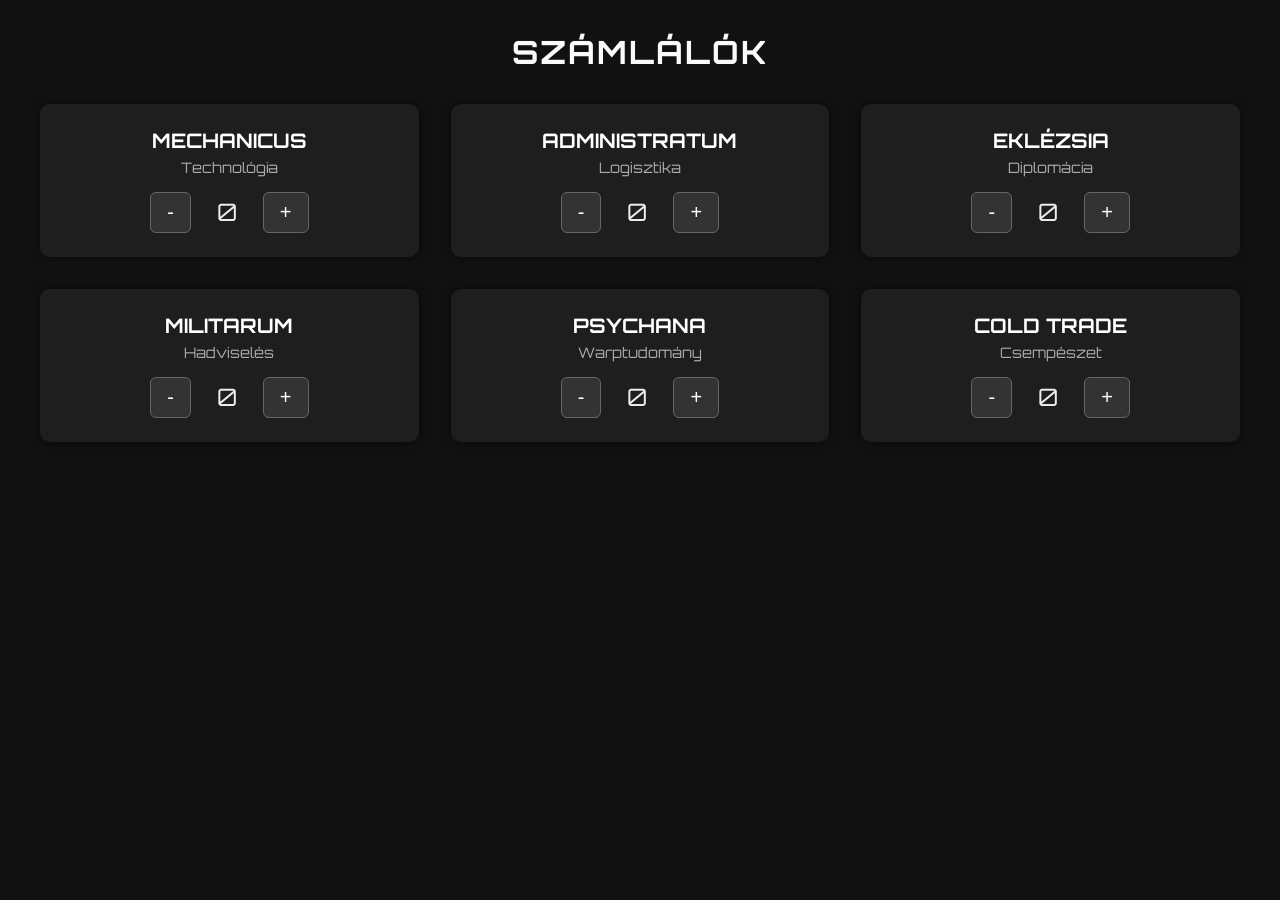
<file: counters.html>
<!DOCTYPE html>
<html lang="hu">
<head>
  <meta charset="UTF-8" />
  <title>Számlálók</title>
  <meta name="viewport" content="width=device-width, initial-scale=1.0" />
  <link href="https://fonts.googleapis.com/css2?family=Orbitron:wght@500;700&display=swap" rel="stylesheet">
  <style>
    * {
      box-sizing: border-box;
      margin: 0;
      padding: 0;
    }

    body {
      font-family: 'Orbitron', sans-serif;
      background-color: #111;
      color: #eee;
      padding: 2rem;
    }

    h1 {
      text-align: center;
      margin-bottom: 2rem;
      font-weight: 700;
      color: #fafafa;
      text-transform: uppercase;
      letter-spacing: 2px;
    }

    .cards {
      display: grid;
      grid-template-columns: repeat(auto-fit, minmax(300px, 1fr));
      gap: 2rem;
      max-width: 1200px;
      margin: 0 auto;
    }

    .card {
      background-color: #1e1e1e;
      border-radius: 10px;
      padding: 1.5rem;
      box-shadow: 0 0 10px rgba(0, 0, 0, 0.5);
      display: flex;
      flex-direction: column;
      align-items: center;
      transition: transform 0.2s ease;
    }

    .card:hover {
      transform: translateY(-5px);
    }

    .card h2 {
      margin-bottom: 0.3rem;
      font-size: 1.25rem;
      font-weight: 700;
      color: #fff;
      text-align: center;
    }

    .card p {
      margin-bottom: 1rem;
      font-size: 0.9rem;
      color: #aaa;
      text-align: center;
    }

    .controls {
      display: flex;
      align-items: center;
      gap: 1rem;
    }

    .btn {
      padding: 0.5rem 1rem;
      font-size: 1.25rem;
      background-color: #333;
      color: #fff;
      border: 1px solid #666;
      border-radius: 6px;
      cursor: pointer;
      transition: background-color 0.2s ease;
    }

    .btn:hover {
      background-color: #555;
    }

    .value {
      font-size: 1.5rem;
      min-width: 2.5rem;
      text-align: center;
    }
  </style>
</head>
<body>
  <h1>Számlálók</h1>

  <section class="cards" id="counters-container"></section>

  <script>
    const titles = [
      { title: "MECHANICUS", subtitle: "Technológia" },
      { title: "ADMINISTRATUM", subtitle: "Logisztika" },
      { title: "EKLÉZSIA", subtitle: "Diplomácia" },
      { title: "MILITARUM", subtitle: "Hadviselés" },
      { title: "PSYCHANA", subtitle: "Warptudomány" },
      { title: "COLD TRADE", subtitle: "Csempészet" }
    ];

    const container = document.getElementById("counters-container");

    for (let i = 0; i < titles.length; i++) {
      const card = document.createElement("div");
      card.className = "card";

      const title = document.createElement("h2");
      title.textContent = titles[i].title;

      const subtitle = document.createElement("p");
      subtitle.textContent = titles[i].subtitle;

      const controls = document.createElement("div");
      controls.className = "controls";

      const minus = document.createElement("button");
      minus.textContent = "-";
      minus.className = "btn";

      const span = document.createElement("span");
      span.textContent = "0";
      span.className = "value";

      const plus = document.createElement("button");
      plus.textContent = "+";
      plus.className = "btn";

      minus.onclick = () => {
        span.textContent = parseInt(span.textContent) - 1;
      };
      plus.onclick = () => {
        span.textContent = parseInt(span.textContent) + 1;
      };

      controls.append(minus, span, plus);

      card.append(title, subtitle, controls);
      container.appendChild(card);
    }
  </script>
</body>
</html>
</file>
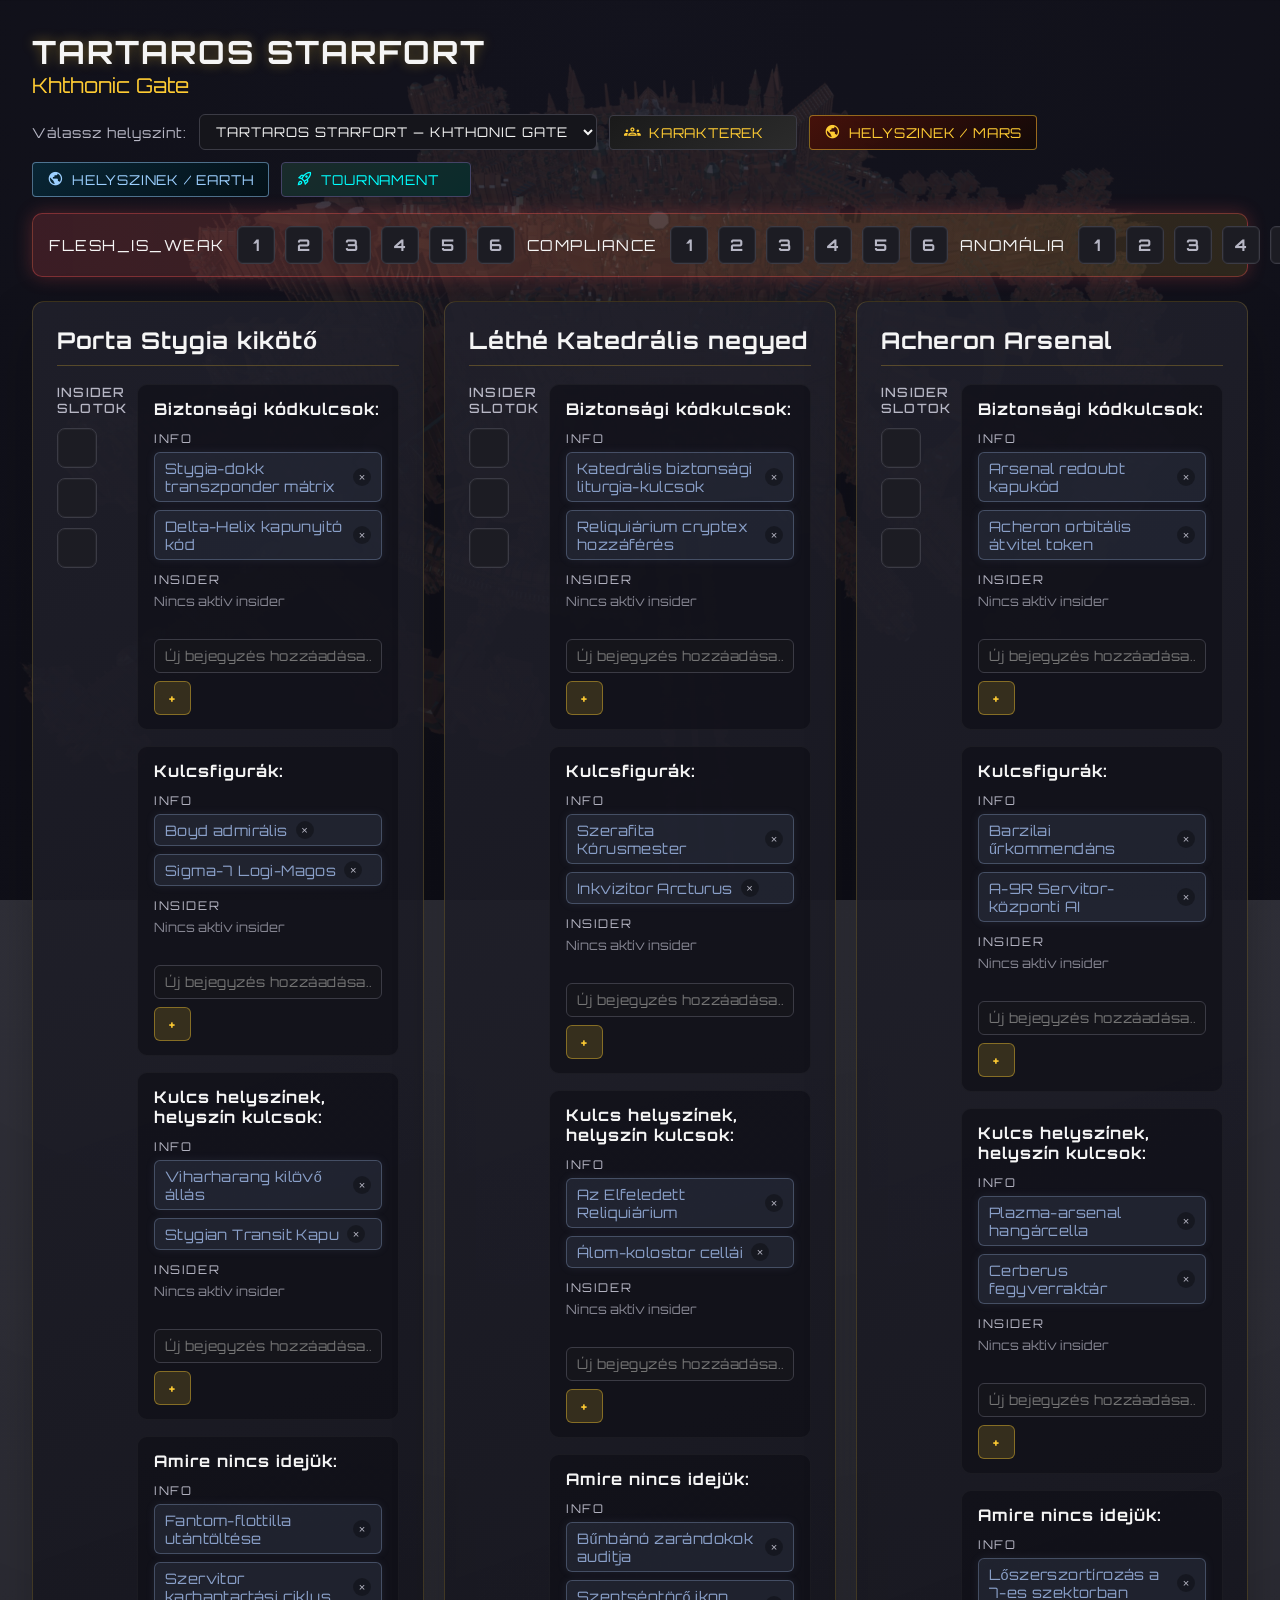
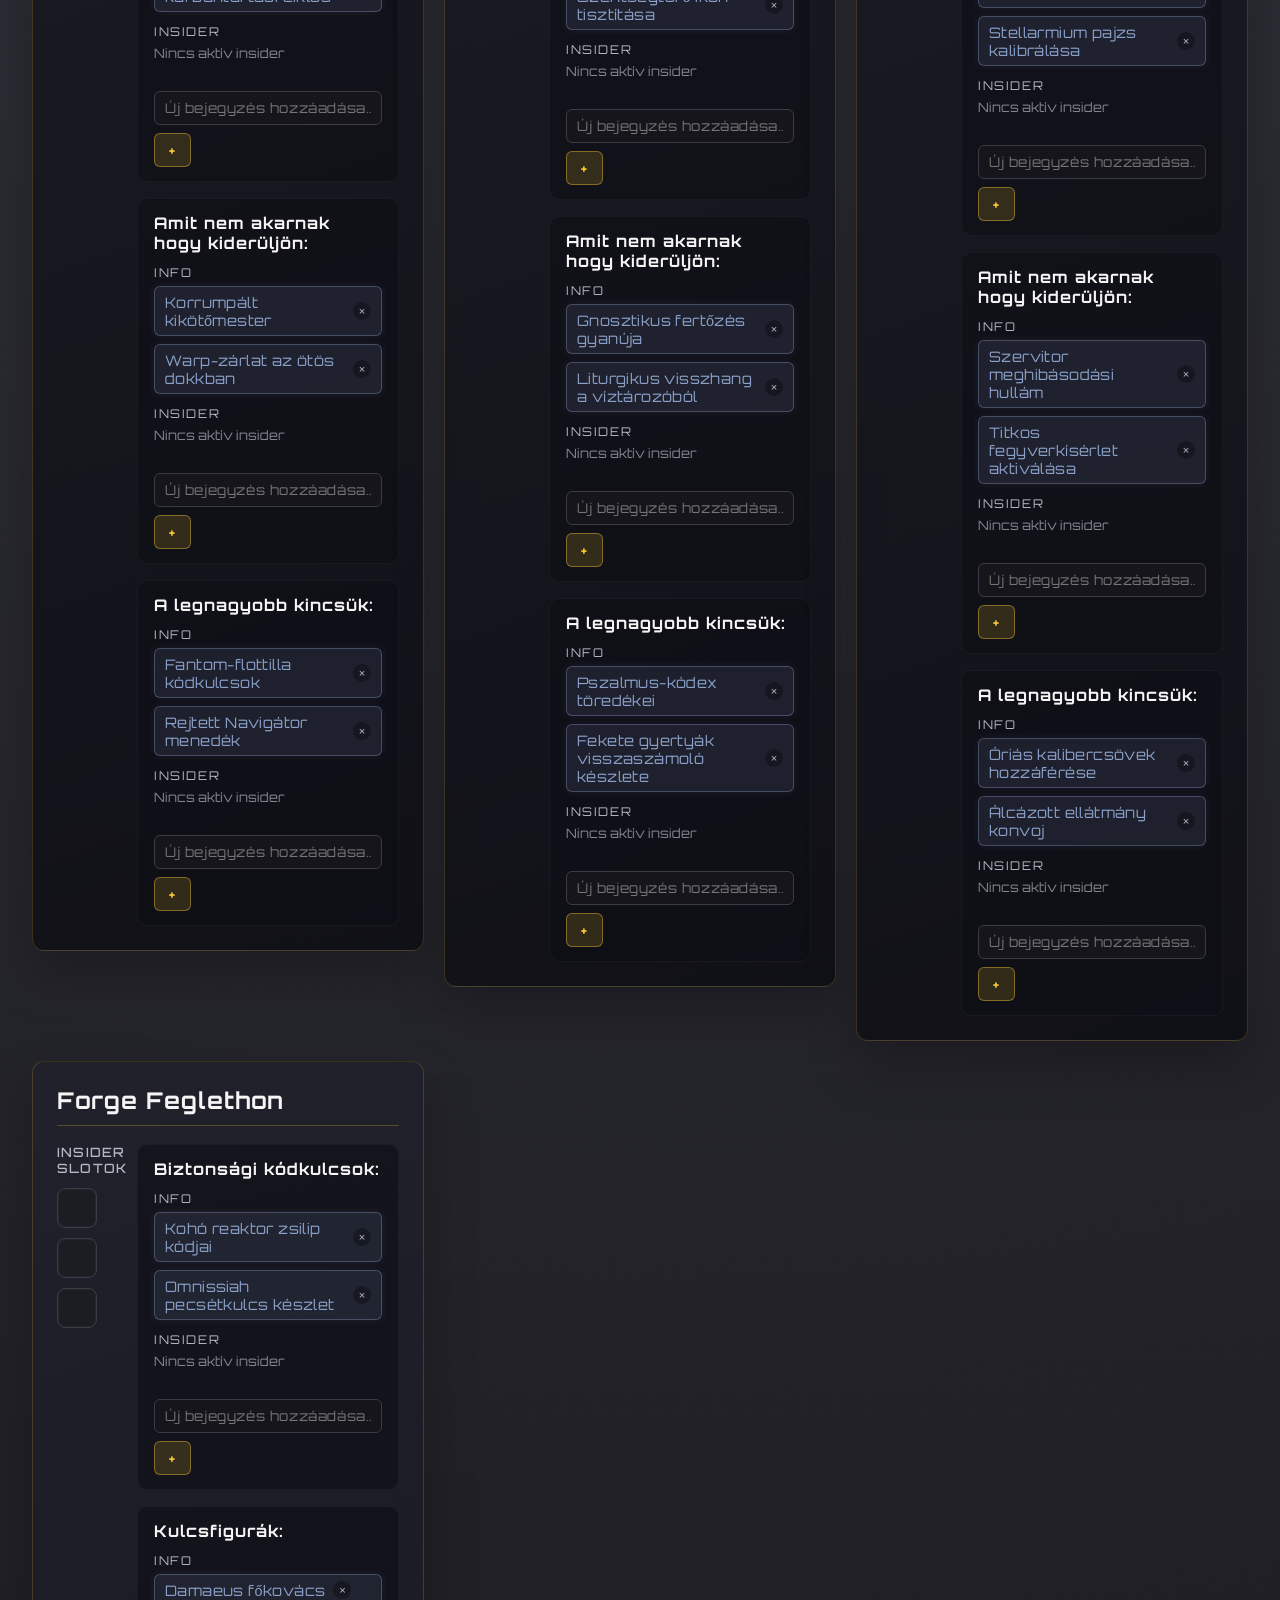
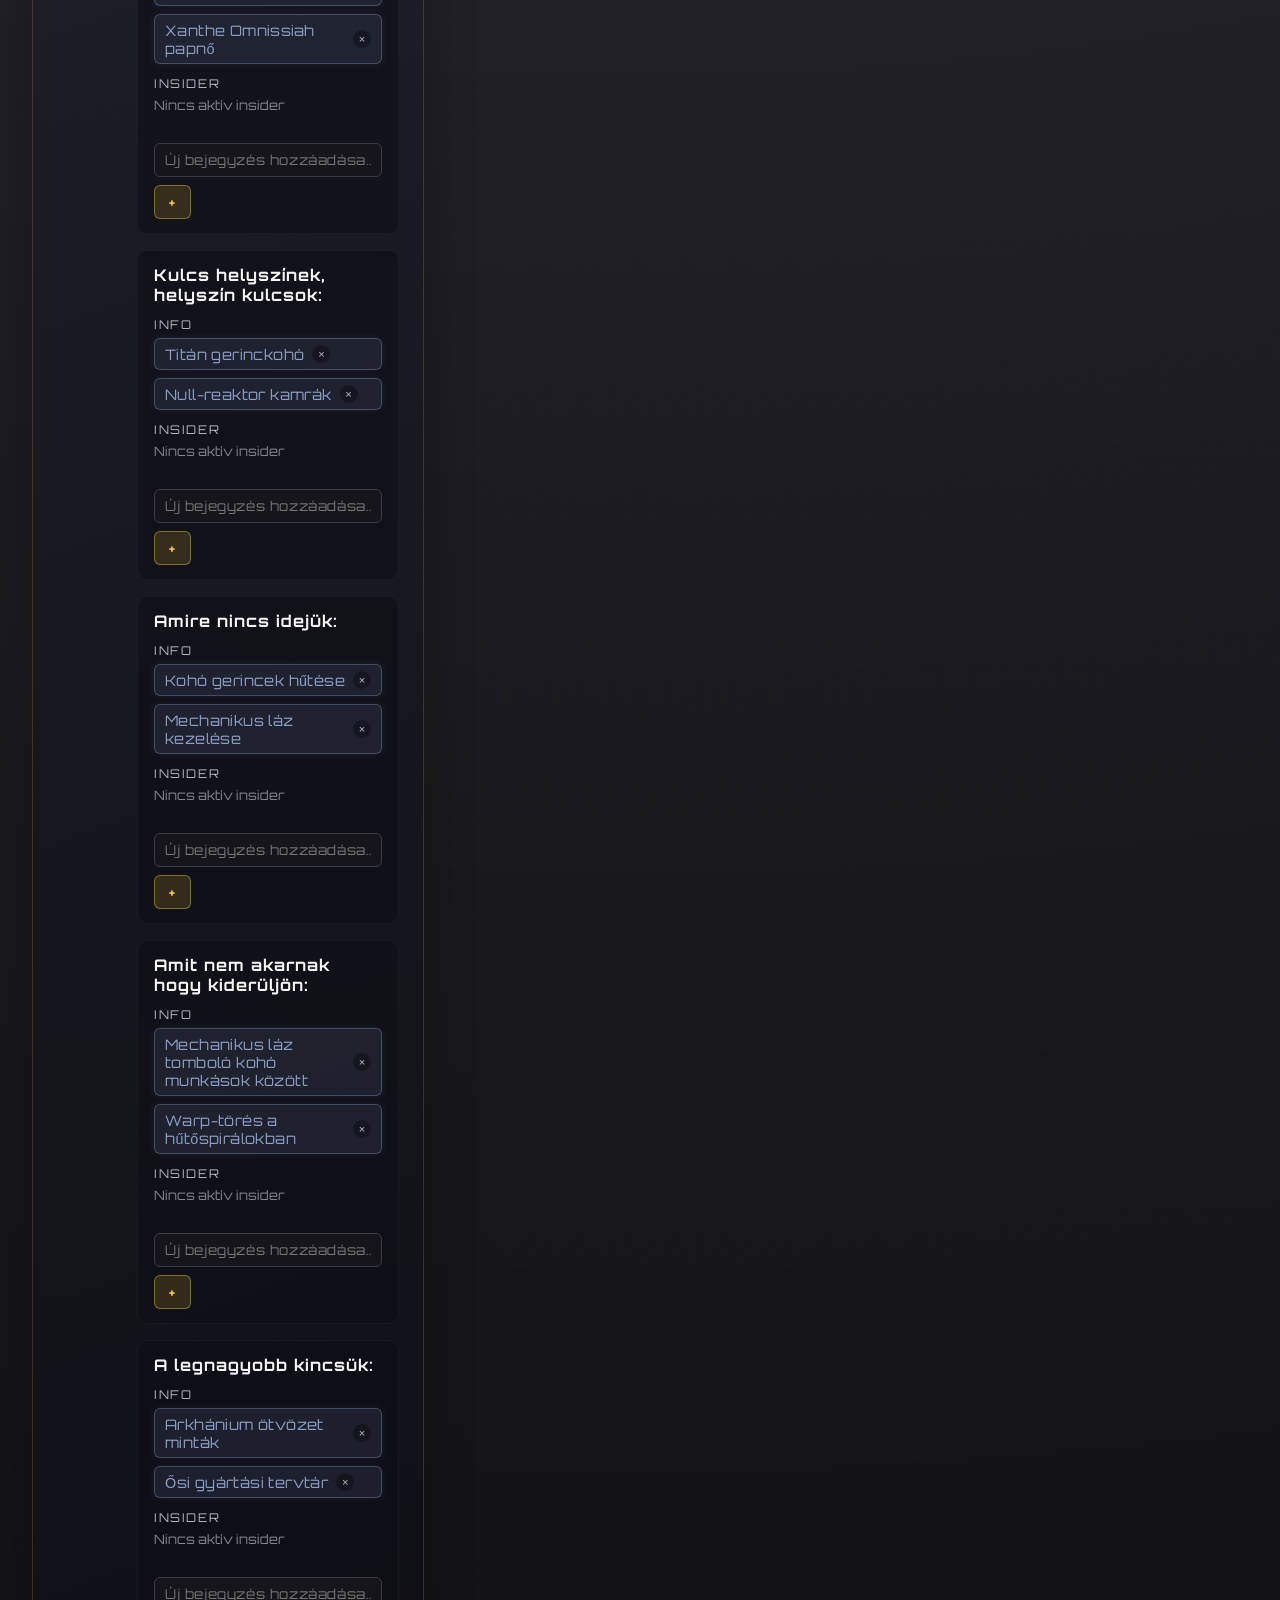
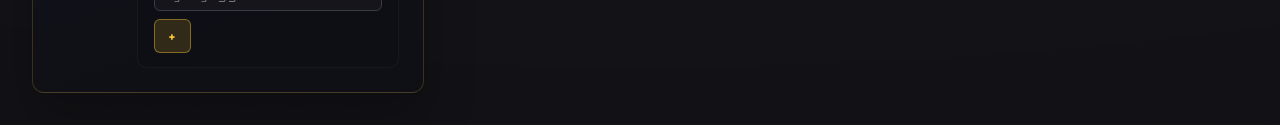
<file: starfort.html>
<!DOCTYPE html>
<html lang="hu">
<head>
  <meta charset="UTF-8" />
  <meta name="viewport" content="width=device-width, initial-scale=1.0" />
  <title>Stellar Hálózat - Helyszíntérkép</title>
  <link href="https://fonts.googleapis.com/css2?family=Orbitron:wght@400;500;700&display=swap" rel="stylesheet">
  <link href="https://fonts.googleapis.com/css2?family=Material+Symbols+Outlined:opsz,wght,FILL,GRAD@24,400,0,0&display=swap" rel="stylesheet">
  <style>
    :root {
      --bg: #0b0b0f;
      --panel: #15151b;
      --panel-alt: #1c1c23;
      --border: #3b3b45;
      --accent: #ffcc33;
      --accent-soft: rgba(255, 204, 51, 0.25);
      --info: #8aa0c9;
      --insider: #ff9933;
      --danger: #ff5555;
      --text-primary: #f5f5f5;
      --text-secondary: #b7b7c5;
    }

    *, *::before, *::after {
      box-sizing: border-box;
    }

    body {
      margin: 0;
      font-family: 'Orbitron', sans-serif;
      background: radial-gradient(circle at top, rgba(22, 22, 34, 0.85), rgba(5, 5, 9, 0.95)), url('images/starfort.jpg') center/cover fixed;
      color: var(--text-primary);
      min-height: 100vh;
      padding: clamp(16px, 3vw, 32px);
      display: flex;
      flex-direction: column;
      gap: 24px;
    }

    header {
      display: flex;
      flex-direction: column;
      gap: 16px;
    }

    .title-row {
      display: flex;
      flex-wrap: wrap;
      justify-content: space-between;
      align-items: baseline;
      gap: 16px;
    }

    h1 {
      font-size: clamp(1.75rem, 2.5vw, 2.5rem);
      margin: 0;
      letter-spacing: 2px;
      text-transform: uppercase;
      text-shadow: 0 0 12px rgba(255, 204, 51, 0.35);
    }

    .subtitle {
      font-size: clamp(1.1rem, 1.6vw, 1.35rem);
      color: var(--accent);
      margin: 0;
    }

    .location-selector {
      display: flex;
      align-items: center;
      gap: 12px;
      flex-wrap: wrap;
    }

    .location-selector label {
      font-size: 0.85rem;
      color: var(--text-secondary);
      letter-spacing: 1px;
    }

    select {
      background: var(--panel);
      border: 1px solid var(--border);
      color: var(--text-primary);
      padding: 8px 12px;
      border-radius: 6px;
      font-family: inherit;
      text-transform: uppercase;
      letter-spacing: 1px;
    }

    .material-symbols-outlined {
      font-size: 1.05rem;
      line-height: 1;
      vertical-align: -0.18em;
    }

    .nav-button {
      display: inline-flex;
      align-items: center;
      gap: 8px;
      padding: 8px 14px;
      background: linear-gradient(145deg, #1a1a1a, #2b2b2b);
      color: var(--accent);
      border: 1px solid var(--border);
      border-radius: 4px;
      text-decoration: none;
      font-size: 0;
      transition: background 0.2s ease, box-shadow 0.2s ease, border-color 0.2s ease;
      text-transform: uppercase;
      letter-spacing: 0.8px;
    }

    .nav-button .nav-label {
      font-size: 0.85rem;
    }

    .nav-button:hover {
      background: #333;
      box-shadow: 0 0 8px rgba(255, 204, 51, 0.3);
    }

    .nav-button.mars {
      color: #ffcc33;
      border-color: rgba(255, 204, 51, 0.48);
      background: linear-gradient(145deg, rgba(71, 17, 10, 0.96), rgba(18, 9, 7, 0.96));
    }

    .nav-button.earth {
      color: #9ccfff;
      border-color: rgba(156, 207, 255, 0.48);
      background: linear-gradient(145deg, rgba(9, 39, 54, 0.96), rgba(4, 18, 24, 0.96));
    }

    .nav-button.tournament {
      color: #00ffff;
      border-color: #444466;
      background: linear-gradient(145deg, #1a2b2b, #0a2b2b);
    }

    .nav-button.tournament:hover {
      background: #0a3a3a;
      box-shadow: 0 0 8px rgba(0, 255, 255, 0.3);
    }

    .alert-bar {
      display: flex;
      align-items: center;
      gap: 12px;
      padding: 12px 16px;
      background: linear-gradient(90deg, rgba(255, 85, 85, 0.18), rgba(255, 204, 51, 0.12));
      border: 1px solid rgba(255, 85, 85, 0.35);
      border-radius: 10px;
      box-shadow: 0 0 18px rgba(255, 85, 85, 0.25);
    }

    .alert-label {
      font-size: 0.95rem;
      letter-spacing: 1.5px;
    }

    .alert-levels {
      display: flex;
      gap: 10px;
    }

    .alert-die {
      width: 38px;
      height: 38px;
      border-radius: 6px;
      background: var(--panel-alt);
      border: 1px solid var(--border);
      display: flex;
      align-items: center;
      justify-content: center;
      font-weight: 700;
      cursor: pointer;
      transition: all 0.15s ease;
      color: var(--text-secondary);
      box-shadow: inset 0 0 0 1px rgba(255, 255, 255, 0.04);
    }

    .alert-die.active {
      background: radial-gradient(circle at center, rgba(255, 204, 51, 0.35), rgba(255, 153, 51, 0.45));
      border-color: rgba(255, 204, 51, 0.75);
      color: #201600;
      text-shadow: 0 0 6px rgba(0, 0, 0, 0.4);
      box-shadow: 0 0 12px rgba(255, 153, 51, 0.65);
    }

    main {
      display: grid;
      gap: 20px;
      grid-template-columns: repeat(auto-fit, minmax(320px, 1fr));
      align-items: start;
    }

    @media (min-width: 1500px) {
      main {
        grid-template-columns: repeat(4, minmax(0, 1fr));
      }
    }

    .sector-card {
      background: linear-gradient(160deg, rgba(33, 33, 44, 0.85), rgba(15, 15, 22, 0.92));
      border: 1px solid rgba(255, 204, 51, 0.18);
      border-radius: 12px;
      padding: clamp(16px, 2vw, 24px);
      box-shadow: 0 24px 50px rgba(0, 0, 0, 0.25);
      display: flex;
      flex-direction: column;
      gap: 18px;
    }

    .sector-header {
      display: flex;
      align-items: center;
      justify-content: space-between;
      flex-wrap: wrap;
      gap: 12px;
      border-bottom: 1px solid rgba(255, 204, 51, 0.25);
      padding-bottom: 10px;
    }

    .sector-title {
      font-size: clamp(1.2rem, 1.8vw, 1.5rem);
      margin: 0;
      letter-spacing: 1px;
    }

    .sector-content {
      display: grid;
      grid-template-columns: minmax(48px, 48px) 1fr;
      gap: clamp(16px, 2.5vw, 32px);
    }

    .asset-track {
      display: flex;
      flex-direction: column;
      gap: 12px;
    }

    .asset-track h3 {
      font-size: 0.8rem;
      letter-spacing: 1.2px;
      font-weight: 500;
      color: var(--text-secondary);
      text-transform: uppercase;
      margin: 0;
    }

    .asset-dice {
      display: flex;
      flex-direction: column;
      gap: 10px;
    }

    .asset-die {
      width: 40px;
      height: 40px;
      border-radius: 8px;
      background: var(--panel-alt);
      border: 1px solid var(--border);
      cursor: pointer;
      transition: all 0.15s ease;
      box-shadow: inset 0 0 0 1px rgba(255, 255, 255, 0.04);
    }

    .asset-die.active {
      background: radial-gradient(circle at center, rgba(255, 204, 51, 0.6), rgba(255, 153, 51, 0.5));
      border-color: rgba(255, 204, 51, 0.85);
      box-shadow: 0 0 12px rgba(255, 204, 51, 0.45);
    }

    .asset-die.spent {
      background: radial-gradient(circle at center, rgba(255, 85, 85, 0.55), rgba(120, 20, 20, 0.65));
      border-color: rgba(255, 85, 85, 0.85);
      box-shadow: 0 0 14px rgba(255, 85, 85, 0.5);
    }

    .categories {
      display: grid;
      gap: 16px;
    }

    .category-card {
      background: rgba(15, 15, 22, 0.65);
      border: 1px solid rgba(255, 255, 255, 0.04);
      border-radius: 10px;
      padding: 14px 16px;
      display: grid;
      gap: 12px;
    }

    .category-header {
      display: flex;
      justify-content: space-between;
      align-items: baseline;
      gap: 12px;
    }

    .category-header h3 {
      margin: 0;
      font-size: 1rem;
      letter-spacing: 1px;
    }

    .category-columns {
      display: grid;
      grid-template-columns: repeat(auto-fit, minmax(180px, 1fr));
      gap: 12px;
    }

    .column-title {
      font-size: 0.75rem;
      letter-spacing: 1.6px;
      text-transform: uppercase;
      color: var(--text-secondary);
      margin-bottom: 6px;
    }

    .entry-list {
      display: flex;
      flex-direction: column;
      gap: 8px;
      min-height: 34px;
    }

    .entry-chip {
      position: relative;
      display: inline-flex;
      align-items: center;
      gap: 8px;
      padding: 6px 10px;
      border-radius: 6px;
      font-size: 0.9rem;
      letter-spacing: 0.4px;
      cursor: pointer;
      transition: transform 0.1s ease, box-shadow 0.1s ease;
      user-select: none;
    }

    .entry-chip.info {
      background: rgba(138, 160, 201, 0.12);
      border: 1px solid rgba(138, 160, 201, 0.35);
      color: var(--info);
      box-shadow: 0 0 10px rgba(138, 160, 201, 0.1);
    }

    .entry-chip.insider {
      background: rgba(255, 153, 51, 0.12);
      border: 1px solid rgba(255, 153, 51, 0.6);
      color: var(--insider);
      box-shadow: 0 0 12px rgba(255, 153, 51, 0.2);
    }

    .entry-chip:hover {
      transform: translateY(-2px);
    }

    .entry-remove {
      width: 18px;
      height: 18px;
      border-radius: 50%;
      border: none;
      background: rgba(0, 0, 0, 0.3);
      color: var(--text-secondary);
      font-size: 0.7rem;
      cursor: pointer;
      display: inline-flex;
      align-items: center;
      justify-content: center;
    }

    .entry-remove:hover {
      background: rgba(255, 85, 85, 0.35);
      color: #fff;
    }

    .category-add {
      display: flex;
      flex-wrap: wrap;
      gap: 8px;
    }

    .category-add input[type="text"] {
      flex: 1 1 200px;
      background: var(--panel);
      border: 1px solid var(--border);
      border-radius: 6px;
      padding: 8px 10px;
      color: var(--text-primary);
      font-family: inherit;
      letter-spacing: 0.6px;
    }

    .category-add button {
      padding: 8px 14px;
      border-radius: 6px;
      border: 1px solid rgba(255, 204, 51, 0.4);
      background: rgba(255, 204, 51, 0.15);
      color: var(--accent);
      font-family: inherit;
      text-transform: uppercase;
      font-weight: 600;
      letter-spacing: 1px;
      cursor: pointer;
      transition: background 0.15s ease, transform 0.15s ease;
    }

    .category-add button:hover {
      background: rgba(255, 204, 51, 0.35);
      transform: translateY(-1px);
    }

    .empty-message {
      font-size: 0.8rem;
      color: var(--text-secondary);
      opacity: 0.7;
    }

    .toast {
      position: fixed;
      bottom: 24px;
      right: 24px;
      background: rgba(255, 85, 85, 0.92);
      color: #fff;
      padding: 12px 18px;
      border-radius: 8px;
      letter-spacing: 0.6px;
      font-size: 0.85rem;
      box-shadow: 0 12px 30px rgba(0, 0, 0, 0.35);
      opacity: 0;
      transform: translateY(16px);
      transition: all 0.25s ease;
      pointer-events: none;
      z-index: 10;
    }

    .toast.show {
      opacity: 1;
      transform: translateY(0);
    }

    @media (max-width: 900px) {
      .sector-content {
        grid-template-columns: 1fr;
      }

      .asset-track {
        flex-direction: row;
        align-items: center;
        justify-content: space-between;
      }

      .asset-dice {
        flex-direction: row;
      }

      .asset-die {
        width: 34px;
        height: 34px;
      }
    }
  </style>
</head>
<body>
  <header>
    <div class="title-row">
      <div>
        <h1 id="locationTitle">Tartaros Starfort</h1>
        <p id="locationSubtitle" class="subtitle">Khthonic Gate</p>
      </div>
      <div class="location-selector">
        <label for="locationSelect">Válassz helyszínt:</label>
        <select id="locationSelect"></select>
        <a href="starfort-characters.html" class="nav-button">
          <span class="material-symbols-outlined" aria-hidden="true">groups</span>
          <span class="nav-label">Karakterek</span>
          👥 Karakterek
        </a>
        <a href="mars/index.html" class="nav-button mars">
          <span class="material-symbols-outlined" aria-hidden="true">public</span>
          <span class="nav-label">Helyszinek / Mars</span>
        </a>
        <a href="earth/index.html" class="nav-button earth">
          <span class="material-symbols-outlined" aria-hidden="true">public</span>
          <span class="nav-label">Helyszinek / Earth</span>
        </a>
        <a href="tournament.html" class="nav-button tournament"
          >
          <span class="material-symbols-outlined" aria-hidden="true">rocket_launch</span>
          <span class="nav-label">Tournament</span>
          🚀 Tournament
        </a>
      </div>
    </div>
    <div class="alert-bar">
      <span class="alert-label">FLESH_IS_WEAK</span>
      <div id="alertLevels-inseg" class="alert-levels"></div>
   
      <span class="alert-label">COMPLIANCE</span>
      <div id="alertLevels-botran" class="alert-levels"></div>

      <span class="alert-label">ANOMÁLIA</span>
      <div id="alertLevels-anomalia" class="alert-levels"></div>
    </div>
  </header>

  <main id="sectorContainer"></main>

  <div id="toast" class="toast" role="status" aria-live="polite"></div>

  <script>
    const STORAGE_KEY = 'starfort-hub-state-v1';
    // Google Sheets CSV export URL - használd ugyanazt a dokumentumot, de új sheet tab-ot
    // Cseréld ki az ÚJ_GID-t a "Starfort" tab gid-jével
    const SHEET_URL = 'https://docs.google.com/spreadsheets/d/1HS2z9dVFxzIzQCb3Ix2e7fDNlU_unGRhQncjLFmzrN0/export?format=csv&gid=1140814065';
    // Ha szeretnéd szerkeszteni a Google Sheet-et a felületről, add meg a Google Apps Script Web App URL-jét.
    // Útmutató:
    //  1. Készíts egy új Apps Script projektet ugyanahhoz a táblázathoz.
    //  2. Másold be a projekt "apps-script/starfort_webhook.gs" fájljának tartalmát.
    //  3. Deploy -> New deployment -> Web app, állítsd "Anyone with the link" elérésre.
    //  4. A kapott URL-t illeszd be a SHEET_API_URL értékébe.
    // A teljes, kész webhook kódot keresd a projekt "apps-script/starfort_webhook.gs" fájljában.
    // Másold be azt az Apps Script szerkesztőbe, majd állítsd be benne a munkalap nevét és a jogosultságokat.
    const SHEET_API_URL = 'https://script.google.com/macros/s/AKfycbyW5WknYBYEFrq76g0MaqRXnDdxRxQDdbbY8Qb__tZyO_C07eho4w4oihdx5kOF8nbI7w/exec';

    const fallbackState = {
      locations: [
        {
          id: 'tartaros-starfort',
          name: 'Tartaros Starfort',
          subtitle: 'Khthonic Gate',
          alertLevel: 0,
          alertLevelInseg: 0,
          alertLevelBotran: 0,
          alertLevelAnomalia: 0,
          sectors: [
            {
              id: 'porta-stygia',
              name: 'Porta Stygia kikötő',
              assetSlots: ['available', 'inactive', 'inactive'],
              categories: [
                {
                  id: 'security-keys',
                  name: 'Biztonsági kódkulcsok:',
                  items: [
                    createItem('Stygia-dokk transzponder mátrix'),
                    createItem('Delta-Helix kapunyitó kód')
                  ]
                },
                {
                  id: 'key-figures',
                  name: 'Kulcsfigurák:',
                  items: [
                    createItem('Boyd admirális'),
                    createItem('Sigma-7 Logi-Magos')
                  ]
                },
                {
                  id: 'key-locations',
                  name: 'Kulcs helyszínek, helyszín kulcsok:',
                  items: [
                    createItem('Viharharang kilövő állás'),
                    createItem('Stygian Transit Kapu')
                  ]
                },
                {
                  id: 'no-time-for',
                  name: 'Amire nincs idejük:',
                  items: [
                    createItem('Fantom-flottilla utántöltése'),
                    createItem('Szervitor karbantartási ciklus')
                  ]
                },
                {
                  id: 'hide-from',
                  name: 'Amit nem akarnak hogy kiderüljön:',
                  items: [
                    createItem('Korrumpált kikötőmester'),
                    createItem('Warp-zárlat az ötös dokkban')
                  ]
                },
                {
                  id: 'greatest-treasure',
                  name: 'A legnagyobb kincsük:',
                  items: [
                    createItem('Fantom-flottilla kódkulcsok'),
                    createItem('Rejtett Navigátor menedék')
                  ]
                }
              ]
            },
            {
              id: 'lethe-cathedral',
              name: 'Léthé Katedrális negyed',
              assetSlots: ['inactive', 'inactive', 'inactive'],
              categories: [
                {
                  id: 'security-keys',
                  name: 'Biztonsági kódkulcsok:',
                  items: [
                    createItem('Katedrális biztonsági liturgia-kulcsok'),
                    createItem('Reliquiárium cryptex hozzáférés')
                  ]
                },
                {
                  id: 'key-figures',
                  name: 'Kulcsfigurák:',
                  items: [
                    createItem('Szerafita Kórusmester'),
                    createItem('Inkvizítor Arcturus')
                  ]
                },
                {
                  id: 'key-locations',
                  name: 'Kulcs helyszínek, helyszín kulcsok:',
                  items: [
                    createItem('Az Elfeledett Reliquiárium'),
                    createItem('Álom-kolostor cellái')
                  ]
                },
                {
                  id: 'no-time-for',
                  name: 'Amire nincs idejük:',
                  items: [
                    createItem('Bűnbánó zarándokok auditja'),
                    createItem('Szentségtörő ikon tisztítása')
                  ]
                },
                {
                  id: 'hide-from',
                  name: 'Amit nem akarnak hogy kiderüljön:',
                  items: [
                    createItem('Gnosztikus fertőzés gyanúja'),
                    createItem('Liturgikus visszhang a víztározóból')
                  ]
                },
                {
                  id: 'greatest-treasure',
                  name: 'A legnagyobb kincsük:',
                  items: [
                    createItem('Pszalmus-kódex töredékei'),
                    createItem('Fekete gyertyák visszaszámoló készlete')
                  ]
                }
              ]
            },
            {
              id: 'acheron-arsenal',
              name: 'Acheron Arsenal',
              assetSlots: ['inactive', 'inactive', 'inactive'],
              categories: [
                {
                  id: 'security-keys',
                  name: 'Biztonsági kódkulcsok:',
                  items: [
                    createItem('Arsenal redoubt kapukód'),
                    createItem('Acheron orbitális átvitel token')
                  ]
                },
                {
                  id: 'key-figures',
                  name: 'Kulcsfigurák:',
                  items: [
                    createItem('Barzilai űrkommendáns'),
                    createItem('A-9R Servitor-központi AI')
                  ]
                },
                {
                  id: 'key-locations',
                  name: 'Kulcs helyszínek, helyszín kulcsok:',
                  items: [
                    createItem('Plazma-arsenal hangárcella'),
                    createItem('Cerberus fegyverraktár')
                  ]
                },
                {
                  id: 'no-time-for',
                  name: 'Amire nincs idejük:',
                  items: [
                    createItem('Lőszerszortírozás a 7-es szektorban'),
                    createItem('Stellarmium pajzs kalibrálása')
                  ]
                },
                {
                  id: 'hide-from',
                  name: 'Amit nem akarnak hogy kiderüljön:',
                  items: [
                    createItem('Szervitor meghibásodási hullám'),
                    createItem('Titkos fegyverkísérlet aktiválása')
                  ]
                },
                {
                  id: 'greatest-treasure',
                  name: 'A legnagyobb kincsük:',
                  items: [
                    createItem('Óriás kalibercsövek hozzáférése'),
                    createItem('Álcázott ellátmány konvoj')
                  ]
                }
              ]
            },
            {
              id: 'forge-feglethon',
              name: 'Forge Feglethon',
              assetSlots: ['inactive', 'inactive', 'inactive'],
              categories: [
                {
                  id: 'security-keys',
                  name: 'Biztonsági kódkulcsok:',
                  items: [
                    createItem('Kohó reaktor zsilip kódjai'),
                    createItem('Omnissiah pecsétkulcs készlet')
                  ]
                },
                {
                  id: 'key-figures',
                  name: 'Kulcsfigurák:',
                  items: [
                    createItem('Damaeus főkovács'),
                    createItem('Xanthe Omnissiah papnő')
                  ]
                },
                {
                  id: 'key-locations',
                  name: 'Kulcs helyszínek, helyszín kulcsok:',
                  items: [
                    createItem('Titán gerinckohó'),
                    createItem('Null-reaktor kamrák')
                  ]
                },
                {
                  id: 'no-time-for',
                  name: 'Amire nincs idejük:',
                  items: [
                    createItem('Kohó gerincek hűtése'),
                    createItem('Mechanikus láz kezelése')
                  ]
                },
                {
                  id: 'hide-from',
                  name: 'Amit nem akarnak hogy kiderüljön:',
                  items: [
                    createItem('Mechanikus láz tomboló kohó munkások között'),
                    createItem('Warp-törés a hűtőspirálokban')
                  ]
                },
                {
                  id: 'greatest-treasure',
                  name: 'A legnagyobb kincsük:',
                  items: [
                    createItem('Arkhánium ötvözet minták'),
                    createItem('Ősi gyártási tervtár')
                  ]
                }
              ]
            }
          ]
        }
      ]
    };

    let state = cloneState(fallbackState);
    let currentLocationId = state.locations[0].id;
    const savedState = loadSavedState();

    const locationSelect = document.getElementById('locationSelect');
    const sectorContainer = document.getElementById('sectorContainer');
    const locationTitle = document.getElementById('locationTitle');
    const locationSubtitle = document.getElementById('locationSubtitle');
    const alertContainers = [
      { el: document.getElementById('alertLevels-inseg'), key: 'alertLevelInseg' },
      { el: document.getElementById('alertLevels-botran'), key: 'alertLevelBotran' },
      { el: document.getElementById('alertLevels-anomalia'), key: 'alertLevelAnomalia' },
    ];
    const toast = document.getElementById('toast');

    function cloneState(obj) {
      return JSON.parse(JSON.stringify(obj));
    }

    function createItem(label, status = 'info', id = cryptoRandomId()) {
      return {
        id,
        label,
        status
      };
    }

    function cryptoRandomId() {
      return 'itm-' + Math.random().toString(16).slice(2, 10);
    }

    function showToast(message) {
      toast.textContent = message;
      toast.classList.add('show');
      clearTimeout(showToast.timeoutId);
      showToast.timeoutId = setTimeout(() => toast.classList.remove('show'), 2800);
    }

    function slugify(value) {
      return value
        .toString()
        .normalize('NFD')
        .replace(/\p{Diacritic}/gu, '')
        .toLowerCase()
        .replace(/[^a-z0-9]+/g, '-')
        .replace(/(^-|-$)+/g, '');
    }

    function ensureItemIds(targetState) {
      targetState.locations.forEach(location => {
        if (location.alertLevelInseg === undefined) location.alertLevelInseg = location.alertLevel || 0;
        if (location.alertLevelBotran === undefined) location.alertLevelBotran = 0;
        if (location.alertLevelAnomalia === undefined) location.alertLevelAnomalia = 0;
        location.sectors.forEach(sector => {
          sector.categories.forEach(category => {
            category.items.forEach(item => {
              if (!item.id) {
                item.id = cryptoRandomId();
              }
            });
          });
          if (!Array.isArray(sector.assetSlots)) {
            sector.assetSlots = ['inactive', 'inactive', 'inactive'];
          } else if (sector.assetSlots.length < 3) {
            sector.assetSlots = [...sector.assetSlots, ...Array(3 - sector.assetSlots.length).fill('inactive')];
          }
        });
      });
    }

    async function syncWithSheet(action, payload = {}, { silent = false } = {}) {
      if (!SHEET_API_URL) {
        console.info(`ℹ️ Sheet API URL nincs beállítva, kihagyva a(z) "${action}" szinkront.`);
        return { skipped: true };
      }

      try {
        const response = await fetch(SHEET_API_URL, {
          method: 'POST',
          redirect: 'follow',
          headers: {
            'Content-Type': 'text/plain;charset=utf-8'
          },
          body: JSON.stringify({
            action,
            ...payload
          })
        });

        const rawText = await response.text();
        let data = null;
        try {
          data = rawText ? JSON.parse(rawText) : null;
        } catch (error) {
          console.warn('Nem JSON választ kaptunk a Google Apps Script-től:', rawText);
        }

        if (!response.ok || (data && data.success === false)) {
          const message = data?.message || `Sheet API hiba (${response.status})`;
          throw new Error(message);
        }

        if (!silent) {
          showToast('Mentve a Google Sheet-be.');
        }

        return data || { success: true };
      } catch (error) {
        console.error(`❌ Sheet szinkron hiba (${action}):`, error);
        if (!silent) {
          showToast('Nem sikerült szinkronizálni a Google Sheet-tel.');
        }
        throw error;
      }
    }

    async function reloadStateFromSheet({ silent = false } = {}) {
      const latest = await loadFromSheet();
      if (!latest) {
        if (!silent) {
          showToast('Nem sikerült frissíteni a Google Sheet adatait.');
        }
        return false;
      }

      ensureItemIds(latest);
      const previousLocationId = currentLocationId;
      state = latest;
      const fallbackLocation = state.locations.find(loc => loc.id === previousLocationId) || state.locations[0];
      currentLocationId = fallbackLocation ? fallbackLocation.id : previousLocationId;
      populateLocationSelect();
      renderLocation(currentLocationId);
      if (!silent) {
        showToast('Adatok frissítve a Google Sheet-ből.');
      }
      return true;
    }

    function countInsiders(sector) {
      return sector.categories.reduce((total, category) => (
        total + category.items.filter(item => item.status === 'insider').length
      ), 0);
    }

    function saveState() {
      // Disabled - using Google Sheets only
      // localStorage.setItem(STORAGE_KEY, JSON.stringify(state));
      console.log('💾 State save disabled - using Google Sheets only');
    }

    function loadSavedState() {
      try {
        const raw = localStorage.getItem(STORAGE_KEY);
        if (!raw) return null;
        const parsed = JSON.parse(raw);
        ensureItemIds(parsed);
        return parsed;
      } catch (error) {
        console.warn('Nem sikerült betölteni a mentett állapotot', error);
        return null;
      }
    }

    async function loadFromSheet() {
      if (!SHEET_URL) return null;
      try {
        console.log('🔄 Fetching from Google Sheets:', SHEET_URL);
        // CSV export URL formátum: https://docs.google.com/spreadsheets/d/SPREADSHEET_ID/export?format=csv&gid=SHEET_GID
        const res = await fetch(SHEET_URL);
        const text = await res.text();
        console.log('📄 Raw CSV data:', text.substring(0, 200) + '...');
        
        // CSV parsing
        const lines = text.trim().split('\n');
        console.log('📊 CSV lines count:', lines.length);

        const normalizeHeader = (header) => {
          if (!header) return '';
          return header
            .toString()
            .trim()
            .toLowerCase()
            .replace(/"/g, '')
            .replace(/[\s\-]+/g, '_')
            .replace(/__+/g, '_')
            .replace(/[^a-z0-9_]/g, '')
            .replace(/^_+|_+$/g, '');
        };

        const rawHeaders = lines[0].split(',');
        const headers = rawHeaders.map(normalizeHeader);
        console.log('📋 Headers found:', headers);

        const rows = lines.slice(1).map(line => {
          const values = line.split(',').map(value => value.replace(/"/g, ''));
          return values.reduce((acc, value, index) => {
            const key = headers[index];
            if (!key) {
              return acc;
            }
            acc[key] = value;
            return acc;
          }, {});
        });
        console.log('🔢 Data rows count:', rows.length);

        const sheetState = { locations: [] };
        const locationMap = new Map();

        rows.forEach(entry => {
          const locationName = entry.location || entry.helyszin || entry.location_name || entry.locationname;
          const sectorName = entry.sektor || entry.sector || entry.negyed || entry.sector_name || entry.sectorname;
          const categoryName = entry.kategoria || entry.category || entry.category_name || entry.categoryname;
          const itemLabel = entry.tartalom || entry.item || entry.nev || entry.label;
          if (!locationName || !sectorName || !categoryName || !itemLabel) {
            return;
          }

          const locationId = slugify(entry.location_id || entry.locationid || locationName);
          const sectorId = slugify(entry.sector_id || entry.sectorid || sectorName);
          const categoryId = slugify(entry.category_id || entry.categoryid || categoryName);
          const itemStatus = (entry.statusz || entry.status || entry.state || 'info').toLowerCase() === 'insider' ? 'insider' : 'info';

          if (!locationMap.has(locationId)) {
            const location = {
              id: locationId,
              name: entry.location_title || locationName,
              subtitle: entry.location_subtitle || '',
              alertLevel: Number(entry.riado || entry.alert || 0) || 0,
              alertLevelInseg: Number(entry.inseg || entry.alertinseg || 0) || 0,
              alertLevelBotran: Number(entry.botran || entry.alertbotran || 0) || 0,
              alertLevelAnomalia: Number(entry.anomalia || entry.alertanomalia || 0) || 0,
              sectors: []
            };
            locationMap.set(locationId, location);
            sheetState.locations.push(location);
          }

          const location = locationMap.get(locationId);
          let sector = location.sectors.find(sec => sec.id === sectorId);
          if (!sector) {
            sector = {
              id: sectorId,
              name: sectorName,
              order: Number(entry.sector_sorrend || entry.sector_order || 0) || 0,
              assetSlots: Array(3).fill('inactive'),
              categories: []
            };
            location.sectors.push(sector);
          }

          let category = sector.categories.find(cat => cat.id === categoryId);
          if (!category) {
            category = {
              id: categoryId,
              name: categoryName,
              order: Number(entry.category_sorrend || entry.category_order || 0) || 0,
              items: []
            };
            sector.categories.push(category);
          }

          const itemId = entry.item_id || entry.itemid || entry.id || entry.unique_id;
          category.items.push({
            id: itemId || cryptoRandomId(),
            label: itemLabel,
            status: itemStatus
          });
        });

        sheetState.locations.forEach(location => {
          location.sectors.sort((a, b) => a.order - b.order);
          location.sectors.forEach(sector => {
            sector.categories.sort((a, b) => a.order - b.order);
          });
        });

        ensureItemIds(sheetState);
        console.log('✅ Sheet state created with', sheetState.locations.length, 'locations');
        return sheetState.locations.length ? sheetState : null;
      } catch (error) {
        console.error('❌ Failed to load Google Sheet data:', error);
        return null;
      }
    }

    function mergeBaseIntoStored(stored, base) {
      const result = cloneState(stored);
      const locationIndex = new Map(result.locations.map(loc => [loc.id, loc]));

      base.locations.forEach(baseLocation => {
        let targetLocation = locationIndex.get(baseLocation.id);
        if (!targetLocation) {
          result.locations.push(cloneState(baseLocation));
          locationIndex.set(baseLocation.id, result.locations[result.locations.length - 1]);
          targetLocation = locationIndex.get(baseLocation.id);
        } else {
          targetLocation.name = baseLocation.name;
          targetLocation.subtitle = baseLocation.subtitle;
        }

        const sectorIndex = new Map(targetLocation.sectors.map(sector => [sector.id, sector]));
        baseLocation.sectors.forEach(baseSector => {
          let targetSector = sectorIndex.get(baseSector.id);
          if (!targetSector) {
            targetLocation.sectors.push(cloneState(baseSector));
            sectorIndex.set(baseSector.id, targetLocation.sectors[targetLocation.sectors.length - 1]);
            targetSector = sectorIndex.get(baseSector.id);
          } else {
            targetSector.name = baseSector.name;
          }

          const categoryIndex = new Map(targetSector.categories.map(cat => [cat.id, cat]));
          baseSector.categories.forEach(baseCategory => {
            let targetCategory = categoryIndex.get(baseCategory.id);
            if (!targetCategory) {
              targetSector.categories.push(cloneState(baseCategory));
              categoryIndex.set(baseCategory.id, targetSector.categories[targetSector.categories.length - 1]);
              targetCategory = categoryIndex.get(baseCategory.id);
            } else {
              targetCategory.name = baseCategory.name;
              baseCategory.items.forEach(baseItem => {
                if (!targetCategory.items.some(item => item.label === baseItem.label)) {
                  targetCategory.items.push(cloneState(baseItem));
                }
              });
            }
          });
        });
      });

      ensureItemIds(result);
      return result;
    }

    function populateLocationSelect() {
      locationSelect.innerHTML = '';
      state.locations.forEach(location => {
        const option = document.createElement('option');
        option.value = location.id;
        option.textContent = location.subtitle ? `${location.name} — ${location.subtitle}` : location.name;
        locationSelect.appendChild(option);
      });
      locationSelect.value = currentLocationId;
    }

    function renderAlert(location) {
      alertContainers.forEach(({ el, key }) => {
        if (!el) return;
        el.innerHTML = '';
        const levels = Array.from({ length: 6 }, (_, index) => index + 1);
        levels.forEach(level => {
          const die = document.createElement('div');
          die.className = 'alert-die';
          die.textContent = level;
          die.dataset.level = level;
          die.dataset.alertKey = key;
          if ((location[key] || 0) >= level) {
            die.classList.add('active');
          }
          el.appendChild(die);
        });
      });
    }

    function ensureAssetSlotsState(sector) {
      if (!Array.isArray(sector.assetSlots) || sector.assetSlots.length !== 3) {
        sector.assetSlots = Array(3).fill('inactive');
      }
      const insiders = countInsiders(sector);
      sector.assetSlots = sector.assetSlots.map((slot, index) => {
        if (index < insiders) {
          return slot === 'spent' ? 'spent' : 'available';
        }
        return 'inactive';
      });
    }

    function escapeHtml(text) {
      return text
        .replace(/&/g, '&amp;')
        .replace(/</g, '&lt;')
        .replace(/>/g, '&gt;')
        .replace(/"/g, '&quot;')
        .replace(/'/g, '&#39;');
    }

    function renderLocation(locationId) {
      const location = state.locations.find(loc => loc.id === locationId);
      if (!location) return;
      currentLocationId = location.id;
      locationTitle.textContent = location.name;
      locationSubtitle.textContent = location.subtitle || '';
      renderAlert(location);

      sectorContainer.innerHTML = '';
      location.sectors.forEach((sector, sectorIndex) => {
        ensureAssetSlotsState(sector);
        const card = document.createElement('section');
        card.className = 'sector-card';

        const header = document.createElement('div');
        header.className = 'sector-header';
        const title = document.createElement('h2');
        title.className = 'sector-title';
        title.textContent = sector.name;
        header.appendChild(title);
        card.appendChild(header);

        const content = document.createElement('div');
        content.className = 'sector-content';

        const assetTrack = document.createElement('div');
        assetTrack.className = 'asset-track';
        const assetLabel = document.createElement('h3');
        assetLabel.textContent = 'INSIDER SLOTOK';
        assetTrack.appendChild(assetLabel);
        const diceColumn = document.createElement('div');
        diceColumn.className = 'asset-dice';

        sector.assetSlots.forEach((slot, slotIndex) => {
          const die = document.createElement('div');
          die.className = 'asset-die';
          die.dataset.sectorIndex = sectorIndex;
          die.dataset.slotIndex = slotIndex;
          if (slot !== 'inactive') {
            die.classList.add('active');
          }
          if (slot === 'spent') {
            die.classList.add('spent');
          }
          diceColumn.appendChild(die);
        });
        assetTrack.appendChild(diceColumn);
        content.appendChild(assetTrack);

        const categoriesContainer = document.createElement('div');
        categoriesContainer.className = 'categories';

        sector.categories.forEach((category, categoryIndex) => {
          const categoryCard = document.createElement('div');
          categoryCard.className = 'category-card';

          const categoryHeader = document.createElement('div');
          categoryHeader.className = 'category-header';
          const categoryTitle = document.createElement('h3');
          categoryTitle.textContent = category.name;
          categoryHeader.appendChild(categoryTitle);
          categoryCard.appendChild(categoryHeader);

          const columns = document.createElement('div');
          columns.className = 'category-columns';

          const infoColumn = document.createElement('div');
          const infoTitle = document.createElement('div');
          infoTitle.className = 'column-title';
          infoTitle.textContent = 'INFO';
          const infoList = document.createElement('div');
          infoList.className = 'entry-list';

          const insiderColumn = document.createElement('div');
          const insiderTitle = document.createElement('div');
          insiderTitle.className = 'column-title';
          insiderTitle.textContent = 'INSIDER';
          const insiderList = document.createElement('div');
          insiderList.className = 'entry-list';

          category.items.forEach(item => {
            const chip = document.createElement('div');
            chip.className = `entry-chip ${item.status}`;
            chip.dataset.locationId = location.id;
            chip.dataset.sectorId = sector.id;
            chip.dataset.categoryId = category.id;
            chip.dataset.itemId = item.id;
            chip.innerHTML = `
              <span class="entry-label">${escapeHtml(item.label)}</span>
              <button class="entry-remove" title="Eltávolítás" aria-label="Eltávolítás">×</button>
            `;
            if (item.status === 'insider') {
              insiderList.appendChild(chip);
            } else {
              infoList.appendChild(chip);
            }
          });

          if (!infoList.children.length) {
            const empty = document.createElement('div');
            empty.className = 'empty-message';
            empty.textContent = 'Nincs felvéve információ';
            infoList.appendChild(empty);
          }

          if (!insiderList.children.length) {
            const empty = document.createElement('div');
            empty.className = 'empty-message';
            empty.textContent = 'Nincs aktív insider';
            insiderList.appendChild(empty);
          }

          infoColumn.appendChild(infoTitle);
          infoColumn.appendChild(infoList);
          insiderColumn.appendChild(insiderTitle);
          insiderColumn.appendChild(insiderList);

          columns.appendChild(infoColumn);
          columns.appendChild(insiderColumn);
          categoryCard.appendChild(columns);

          const form = document.createElement('form');
          form.className = 'category-add';
          form.dataset.locationId = location.id;
          form.dataset.sectorId = sector.id;
          form.dataset.categoryId = category.id;
          form.innerHTML = `
            <input type="text" placeholder="Új bejegyzés hozzáadása..." maxlength="160" required />
            <button type="submit">+</button>
          `;
          categoryCard.appendChild(form);

          categoriesContainer.appendChild(categoryCard);
        });

        content.appendChild(categoriesContainer);
        card.appendChild(content);
        sectorContainer.appendChild(card);
      });
    }

    function findCategory(locationId, sectorId, categoryId) {
      const location = state.locations.find(loc => loc.id === locationId);
      if (!location) return null;
      const sector = location.sectors.find(sec => sec.id === sectorId);
      if (!sector) return null;
      const category = sector.categories.find(cat => cat.id === categoryId);
      if (!category) return null;
      return { location, sector, category };
    }

    function buildSheetContext(location, sector, category) {
      const toNumberOrEmpty = value => {
        if (value === undefined || value === null || value === '') {
          return '';
        }
        const numeric = Number(value);
        return Number.isFinite(numeric) ? numeric : '';
      };

      return {
        locationId: location.id,
        locationName: location.name,
        locationTitle: location.name,
        locationSubtitle: location.subtitle || '',
        alertLevel: toNumberOrEmpty(location.alertLevel),
        alertLevelInseg: toNumberOrEmpty(location.alertLevelInseg),
        alertLevelBotran: toNumberOrEmpty(location.alertLevelBotran),
        alertLevelAnomalia: toNumberOrEmpty(location.alertLevelAnomalia),
        sectorId: sector.id,
        sectorName: sector.name,
        sectorOrder: toNumberOrEmpty(sector.order),
        categoryId: category.id,
        categoryName: category.name,
        categoryOrder: toNumberOrEmpty(category.order)
      };
    }

    async function toggleItemStatus(locationId, sectorId, categoryId, itemId) {
      const found = findCategory(locationId, sectorId, categoryId);
      if (!found) return;
      const { location, sector, category } = found;
      const item = category.items.find(entry => entry.id === itemId);
      if (!item) return;

      const previousStatus = item.status;
      if (item.status === 'info') {
        const insiders = countInsiders(sector);
        if (insiders >= 3) {
          showToast('Maximálisan 3 insider lehet szektoronként.');
          return;
        }
        item.status = 'insider';
      } else {
        item.status = 'info';
      }
      ensureAssetSlotsState(sector);
      renderLocation(currentLocationId);

      const context = buildSheetContext(location, sector, category);

      try {
        const result = await syncWithSheet('update-status', {
          ...context,
          itemId,
          status: item.status,
          label: item.label
        }, { silent: true });

        if (result?.skipped) {
          showToast('Státusz módosítva (Sheet API nincs beállítva).');
        } else {
          showToast('Státusz mentve a Google Sheet-be.');
        }
      } catch (error) {
        item.status = previousStatus;
        ensureAssetSlotsState(sector);
        renderLocation(currentLocationId);
        await reloadStateFromSheet({ silent: true });
        showToast('Hiba történt, visszaállítottuk az állapotot.');
      }
    }

    async function removeItem(locationId, sectorId, categoryId, itemId) {
      const found = findCategory(locationId, sectorId, categoryId);
      if (!found) return;
      const { location, sector, category } = found;
      const context = buildSheetContext(location, sector, category);
      const index = category.items.findIndex(entry => entry.id === itemId);
      if (index === -1) return;
      const [removed] = category.items.splice(index, 1);
      ensureAssetSlotsState(sector);
      renderLocation(currentLocationId);

      try {
        const result = await syncWithSheet('remove-item', {
          ...context,
          itemId,
          label: removed?.label || '',
          status: removed?.status || ''
        }, { silent: true });

        if (result?.skipped) {
          showToast('Elem eltávolítva (Sheet API nincs beállítva).');
        } else {
          showToast('Elem törölve a Google Sheet-ben is.');
        }
      } catch (error) {
        if (removed) {
          category.items.splice(index, 0, removed);
          ensureAssetSlotsState(sector);
          renderLocation(currentLocationId);
        }
        await reloadStateFromSheet({ silent: true });
        showToast('Nem sikerült törölni, az adatokat visszaállítottuk.');
      }
    }

    async function addItem(locationId, sectorId, categoryId, label) {
      if (!label.trim()) return;
      const found = findCategory(locationId, sectorId, categoryId);
      if (!found) return;
      const { location, sector, category } = found;
      const newItem = createItem(label.trim());
      category.items.push(newItem);
      renderLocation(currentLocationId);

      const context = buildSheetContext(location, sector, category);

      try {
        const result = await syncWithSheet('add-item', {
          ...context,
          itemId: newItem.id,
          label: newItem.label,
          status: newItem.status
        }, { silent: true });

        if (result?.skipped) {
          showToast('Új bejegyzés hozzáadva (Sheet API nincs beállítva).');
        } else {
          showToast('Új bejegyzés mentve a Google Sheet-be.');
        }
      } catch (error) {
        const index = category.items.findIndex(item => item.id === newItem.id);
        if (index !== -1) {
          category.items.splice(index, 1);
        }
        renderLocation(currentLocationId);
        await reloadStateFromSheet({ silent: true });
        showToast('Nem sikerült hozzáadni, próbáld újra később.');
      }
    }

    function toggleAssetSlot(sectorIndex, slotIndex) {
      const location = state.locations.find(loc => loc.id === currentLocationId);
      if (!location) return;
      const sector = location.sectors[sectorIndex];
      if (!sector) return;
      const insiders = countInsiders(sector);
      if (slotIndex >= insiders) {
        showToast('Előbb jelölj insider státuszt az információk között.');
        return;
      }
      sector.assetSlots[slotIndex] = sector.assetSlots[slotIndex] === 'spent' ? 'available' : 'spent';
      saveState();
      renderLocation(currentLocationId);
    }

    alertContainers.forEach(({ el, key }) => {
      if (!el) return;
      el.addEventListener('click', event => {
        const die = event.target.closest('.alert-die');
        if (!die) return;
        const location = state.locations.find(loc => loc.id === currentLocationId);
        if (!location) return;
        const level = Number(die.dataset.level) || 0;
        location[key] = (location[key] || 0) === level ? 0 : level;
        saveState();
        renderAlert(location);
      });
    });

    sectorContainer.addEventListener('click', async event => {
      const removeBtn = event.target.closest('.entry-remove');
      if (removeBtn) {
        const chip = removeBtn.closest('.entry-chip');
        if (!chip) return;
        await removeItem(chip.dataset.locationId, chip.dataset.sectorId, chip.dataset.categoryId, chip.dataset.itemId);
        event.stopPropagation();
        return;
      }

      const chip = event.target.closest('.entry-chip');
      if (chip) {
        await toggleItemStatus(chip.dataset.locationId, chip.dataset.sectorId, chip.dataset.categoryId, chip.dataset.itemId);
        return;
      }

      const assetDie = event.target.closest('.asset-die');
      if (assetDie) {
        toggleAssetSlot(Number(assetDie.dataset.sectorIndex), Number(assetDie.dataset.slotIndex));
      }
    });

    sectorContainer.addEventListener('submit', async event => {
      const form = event.target.closest('.category-add');
      if (!form) return;
      event.preventDefault();
      const input = form.querySelector('input[type="text"]');
      if (!input) return;
      await addItem(form.dataset.locationId, form.dataset.sectorId, form.dataset.categoryId, input.value);
      input.value = '';
      input.focus();
    });

    locationSelect.addEventListener('change', event => {
      renderLocation(event.target.value);
      saveState();
    });

    // 🛠️ DEBUG: Uncomment this line to force using ONLY Google Sheets data (ignores localStorage)
    // localStorage.removeItem(STORAGE_KEY);

    (async function init() {
      const sheetState = await loadFromSheet();
      // Ignore localStorage - only use Google Sheets!

      console.log('🔄 Init state check:');
      console.log('📊 Sheet state exists:', !!sheetState);

      if (sheetState) {
        console.log('� Using sheet state (Google Sheets takes priority)');
        state = sheetState;
      } else if (savedState) {
        console.log('� Using saved state (no sheet data available)');
        state = savedState;
      } else if (savedState) {
        console.log('💾 Using saved state only');
        state = savedState;
      } else {
        console.log('🔧 Using fallback state');
        state = cloneState(fallbackState);
      }

      ensureItemIds(state);
      currentLocationId = state.locations[0]?.id || 'tartaros-starfort';
      populateLocationSelect();
      renderLocation(currentLocationId);
    })();
  </script>
</body>
</html>
</file>
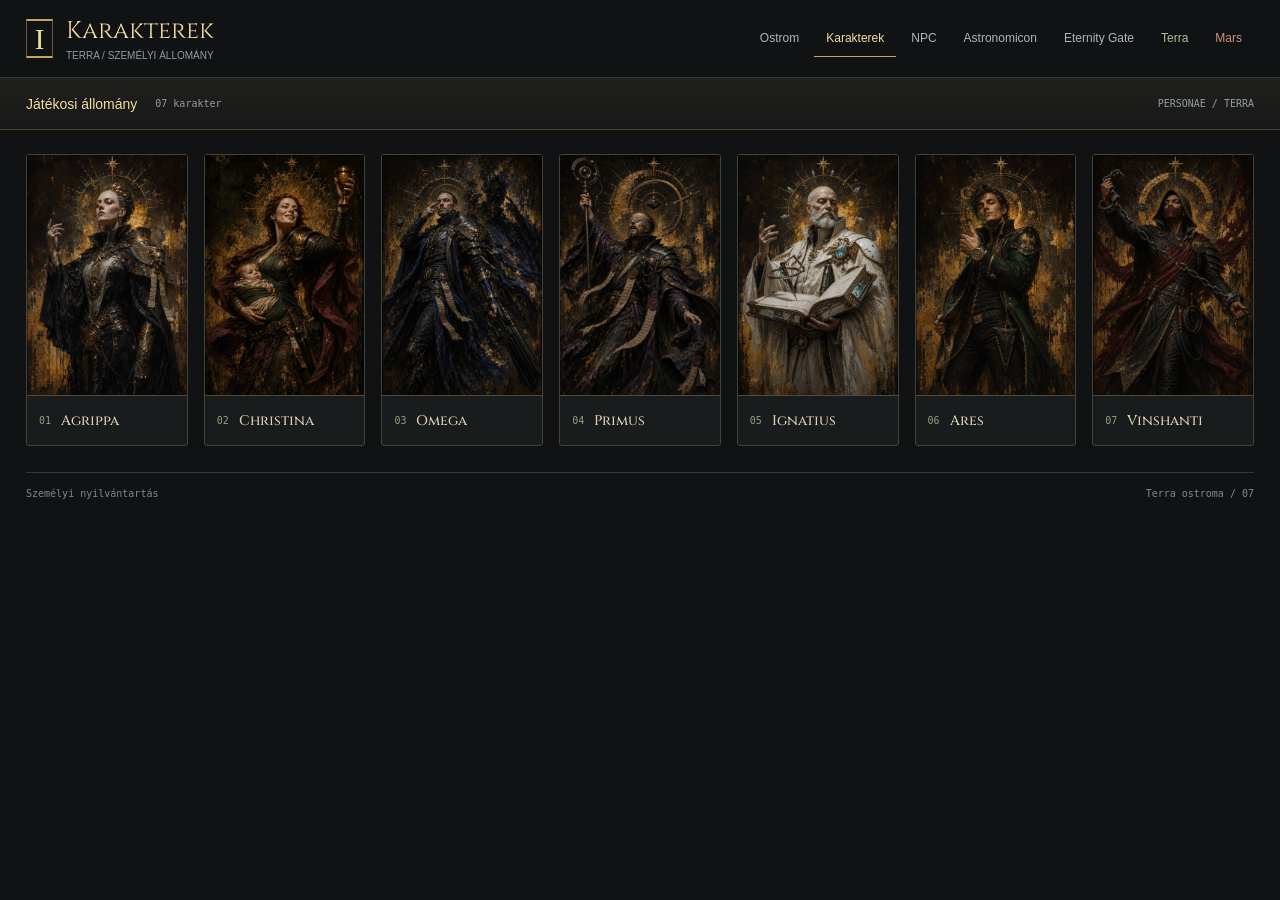
<file: terra-ostroma-karakterek.html>
<!DOCTYPE html>
<html lang="hu">
<head>
  <meta charset="UTF-8">
  <meta name="viewport" content="width=device-width, initial-scale=1">
  <meta name="theme-color" content="#101214">
  <meta name="description" content="Terra ostromának játékosi karakterei.">
  <title>Karakterek | Terra ostroma</title>
  <link href="https://fonts.googleapis.com/css2?family=Cinzel:wght@500;600&display=swap" rel="stylesheet">
  <link rel="stylesheet" href="terra-ostroma-records.css">
</head>
<body class="characters-page">
  <header class="masthead">
    <a class="brand" href="terra-ostroma.html"><span class="brand-mark" aria-hidden="true">I</span><span>Karakterek<small>Terra / Személyi állomány</small></span></a>
    <nav class="top-nav" aria-label="Terra ostroma menü">
      <a href="terra-ostroma.html">Ostrom</a>
      <a href="terra-ostroma-karakterek.html" aria-current="page">Karakterek</a>
      <a href="terra-ostroma-npc.html">NPC</a>
      <a href="terra-ostroma-astronomicon.html">Astronomicon</a>
      <a href="terra-ostroma-eternity-gate.html">Eternity Gate</a>
      <a href="earth/index.html" class="planet">Terra</a>
      <a href="mars/index.html" class="planet mars">Mars</a>
    </nav>
  </header>
  <div class="record-bar"><h1>Játékosi állomány</h1><span>07 karakter</span><span class="record-code">PERSONAE / TERRA</span></div>
  <main class="collection">
    <div class="character-grid" id="characterGrid" aria-label="Játékosi karakterek"></div>
    <footer class="collection-footer"><span>Személyi nyilvántartás</span><span>Terra ostroma / 07</span></footer>
  </main>
  <dialog class="portrait-dialog" id="modal" aria-labelledby="modalName">
    <div class="portrait-toolbar">
      <h2 id="modalName"></h2><span id="portraitCount"></span>
      <button class="portrait-control" id="previousPortrait" type="button" aria-label="Előző karakter" title="Előző karakter"><svg class="icon" viewBox="0 0 24 24" aria-hidden="true"><path d="m12 19-7-7 7-7M19 12H5"/></svg></button>
      <button class="portrait-control" id="nextPortrait" type="button" aria-label="Következő karakter" title="Következő karakter"><svg class="icon" viewBox="0 0 24 24" aria-hidden="true"><path d="M5 12h14m-7-7 7 7-7 7"/></svg></button>
      <button class="portrait-control close-modal" type="button" aria-label="Bezárás" title="Bezárás"><svg class="icon" viewBox="0 0 24 24" aria-hidden="true"><path d="m18 6-12 12M6 6l12 12"/></svg></button>
    </div>
    <div class="portrait-body"><img class="modal-image" id="modalImage" alt=""></div>
  </dialog>
  <script>
    const characters = [
      { id: 'character-01', name: 'Agrippa', image: 'images/terra-ostroma/character-01.jpg' },
      { id: 'character-02', name: 'Christina', image: 'images/terra-ostroma/character-02.jpg' },
      { id: 'character-03', name: 'Omega', image: 'images/terra-ostroma/character-03.jpg' },
      { id: 'character-04', name: 'Primus', image: 'images/terra-ostroma/character-04.jpg' },
      { id: 'character-05', name: 'Ignatius', image: 'images/terra-ostroma/character-05.jpg' },
      { id: 'character-06', name: 'Ares', image: 'images/terra-ostroma/character-06.jpg' },
      { id: 'character-07', name: 'Vinshanti', image: 'images/terra-ostroma/character-07.jpg' }
    ];


    const grid = document.getElementById('characterGrid');
    const modal = document.getElementById('modal');
    const modalImage = document.getElementById('modalImage');
    const modalName = document.getElementById('modalName');
    let activeIndex = 0;
    let opener = null;

    grid.innerHTML = characters.map((character, index) => `
      <button type="button" class="character-card" data-character-id="${character.id}" aria-label="${character.name} portréjának megnyitása">
        <img class="character-image" src="${character.image}" alt="${character.name}" decoding="async">
        <span class="character-name"><span class="character-number">${String(index + 1).padStart(2, '0')}</span>${character.name}</span>
      </button>
    `).join('');

    function showPortrait(index) {
      activeIndex = (index + characters.length) % characters.length;
      const character = characters[activeIndex];
      modalImage.src = character.image;
      modalImage.alt = character.name;
      modalName.textContent = character.name;
      document.getElementById('portraitCount').textContent = `${activeIndex + 1} / ${characters.length}`;
    }

    grid.addEventListener('click', event => {
      const card = event.target.closest('.character-card');
      if (!card) return;
      const index = characters.findIndex(item => item.id === card.dataset.characterId);
      if (index < 0) return;
      opener = card;
      showPortrait(index);
      modal.showModal();
    });
    document.getElementById('previousPortrait').addEventListener('click', () => showPortrait(activeIndex - 1));
    document.getElementById('nextPortrait').addEventListener('click', () => showPortrait(activeIndex + 1));
    modal.addEventListener('click', event => {
      if (event.target === modal || event.target.closest('.close-modal')) modal.close();
    });
    modal.addEventListener('close', () => opener?.focus());
    document.addEventListener('keydown', event => {
      if (!modal.open) return;
      if (event.key === 'ArrowLeft') { event.preventDefault(); showPortrait(activeIndex - 1); }
      if (event.key === 'ArrowRight') { event.preventDefault(); showPortrait(activeIndex + 1); }
    });
  </script>
</body>
</html>
</file>
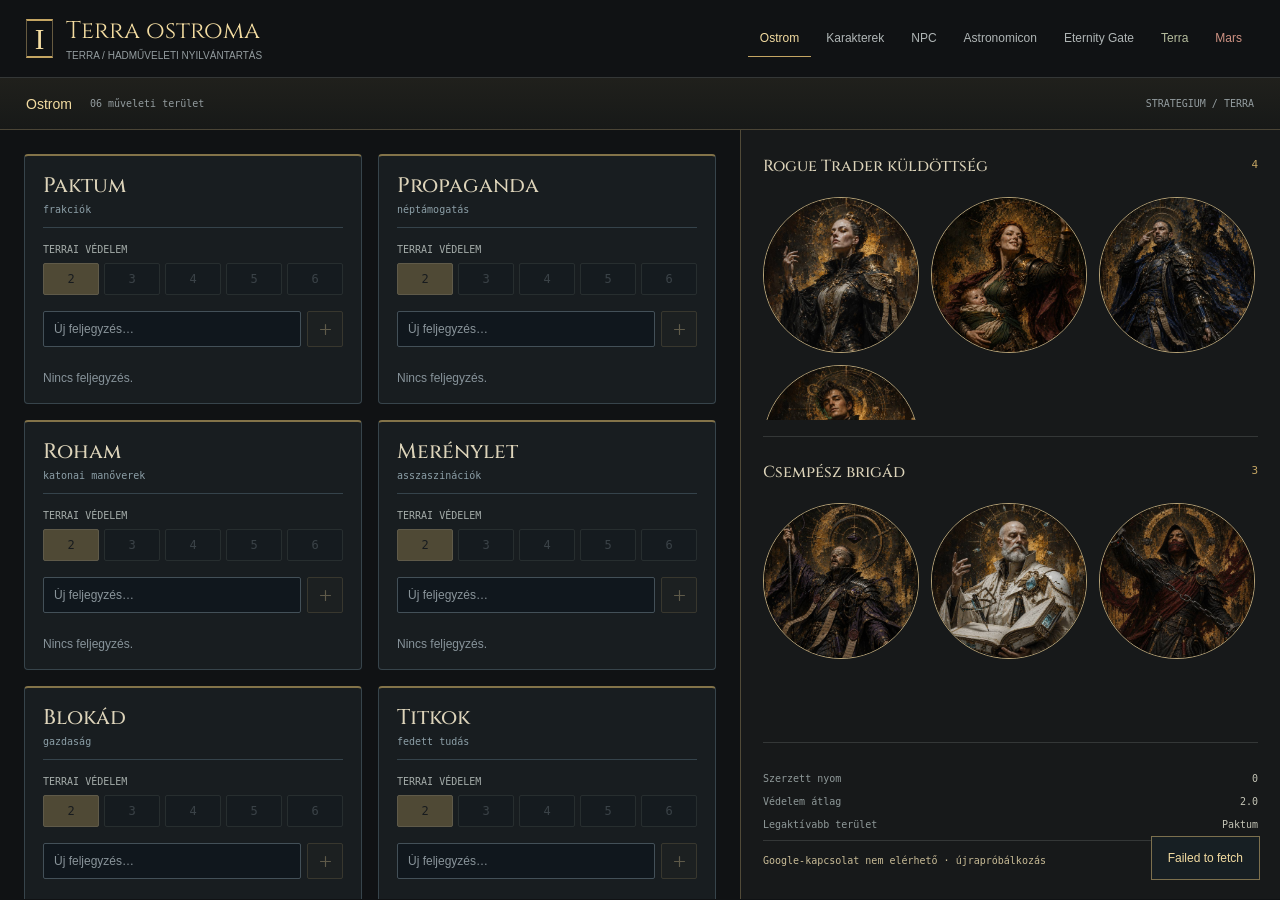
<file: terra-ostroma.html>
<!DOCTYPE html>
<html lang="hu">
<head>
  <meta charset="UTF-8" />
  <meta name="viewport" content="width=device-width, initial-scale=1.0" />
  <title>Terra Ostroma</title>
  <meta name="theme-color" content="#101214">
  <meta name="description" content="Terra ostromának műveleti nyilvántartása és a küldöttségek állománya.">
  <link href="https://fonts.googleapis.com/css2?family=Cinzel:wght@500;600&display=swap" rel="stylesheet">
  <link rel="stylesheet" href="terra-ostroma-records.css">
</head>
<body class="siege-page">
<header class="masthead">
    <a class="brand" href="terra-ostroma.html"><span class="brand-mark" aria-hidden="true">I</span><span>Terra ostroma<small>Terra / Hadműveleti nyilvántartás</small></span></a>
    <nav class="top-nav" aria-label="Terra ostroma menü">
      <a href="terra-ostroma.html" aria-current="page">Ostrom</a>
      <a href="terra-ostroma-karakterek.html">Karakterek</a>
      <a href="terra-ostroma-npc.html">NPC</a>
      <a href="terra-ostroma-astronomicon.html">Astronomicon</a>
      <a href="terra-ostroma-eternity-gate.html">Eternity Gate</a>
      <a href="earth/index.html" class="planet">Terra</a>
      <a href="mars/index.html" class="planet mars">Mars</a>
    </nav>
  </header>
  <div class="record-bar"><h1>Ostrom</h1><span>06 műveleti terület</span><span class="record-code">STRATEGIUM / TERRA</span></div>
  <div class="page-shell">

    <main class="dashboard">
      <section class="segments-grid" id="segmentsGrid" aria-label="Szabotázs szegmensek"></section>

      <aside class="side-panel" aria-label="Küldöttségek">
        <div class="groups">
          <section class="group-zone" data-group="rogue-trader">
            <div class="group-heading">
              <h2>Rogue Trader küldöttség</h2>
              <span class="group-count" id="rogue-trader-count">0</span>
            </div>
            <div class="character-bin" id="rogue-trader-bin"></div>
          </section>

          <section class="group-zone" data-group="smuggler">
            <div class="group-heading">
              <h2>Csempész brigád</h2>
              <span class="group-count" id="smuggler-count">0</span>
            </div>
            <div class="character-bin" id="smuggler-bin"></div>
          </section>
        </div>

        <div class="admin-log" aria-label="Adminisztratív log">
          <div><span>Szerzett nyom</span><strong id="totalEntries">0</strong></div>
          <div><span>Védelem átlag</span><strong id="defenseAverage">2.0</strong></div>
          <div><span>Legaktívabb terület</span><strong id="highestPressure">Paktum</strong></div>
          <div class="sheet-status-row"><span id="sheetStatus" role="status">Google-adatok betöltése…</span><button id="refreshSheet" class="entry-remove" type="button" title="Adatok újraolvasása" aria-label="Adatok újraolvasása"><svg class="icon" viewBox="0 0 24 24" aria-hidden="true"><path d="M3 12a9 9 0 1 0 9-9 9.75 9.75 0 0 0-6.74 2.74L3 8M3 3v5h5"/></svg></button></div>
          <div id="localBackupNotice" class="local-backup-notice" hidden><span>Korábbi helyi adatok várnak feltöltésre.</span><button id="importLocal" type="button"><svg class="icon" viewBox="0 0 24 24" aria-hidden="true"><path d="M21 15v4a2 2 0 0 1-2 2H5a2 2 0 0 1-2-2v-4M17 8l-5-5-5 5M12 3v12"/></svg>Helyi adatok feltöltése</button></div>
        </div>
      </aside>
    </main>
  </div>

  <div id="toast" class="toast" role="status" aria-live="polite"></div>

  <script>
    const STORAGE_KEY = 'terra-ostroma-state-v1';
    const SHEET_NAME = 'Terraostroma';
    const SPREADSHEET_ID = '1HS2z9dVFxzIzQCb3Ix2e7fDNlU_unGRhQncjLFmzrN0';
    const SHEET_ID = 1904387278;
    const SHEET_API_URL = 'https://script.google.com/macros/s/AKfycbyPoIqbyY9BwJPpOu8YgQ6Ylp5BL8jj7cY0aenZdtF2ynIaaKwuVR6-nIurMZELYzTv/exec';
    const REMOTE_CACHE_KEY = 'terra-ostroma-remote-cache-v1';
    const LOCAL_BACKUP_KEY = 'terra-ostroma-local-backup-v1';
    const PENDING_KEY = 'terra-ostroma-pending-v1';
    const POLL_INTERVAL = 10000;

    const fallbackState = {
      segments: [
        { id: 'paktum', name: 'Paktum', tag: 'frakciók', defense: 2, entries: [] },
        { id: 'propaganda', name: 'Propaganda', tag: 'néptámogatás', defense: 2, entries: [] },
        { id: 'hadmuvelet', name: 'Roham', tag: 'katonai manőverek', defense: 2, entries: [] },
        { id: 'merenylet', name: 'Merénylet', tag: 'asszaszinációk', defense: 2, entries: [] },
        { id: 'blokad', name: 'Blokád', tag: 'gazdaság', defense: 2, entries: [] },
        { id: 'titkok', name: 'Titkok', tag: 'fedett tudás', defense: 2, entries: [] }
      ],
      characters: [
        { id: 'character-01', name: 'Karakter 1', image: 'images/terra-ostroma/character-01.jpg', group: 'rogue-trader' },
        { id: 'character-02', name: 'Karakter 2', image: 'images/terra-ostroma/character-02.jpg', group: 'rogue-trader' },
        { id: 'character-03', name: 'Karakter 3', image: 'images/terra-ostroma/character-03.jpg', group: 'rogue-trader' },
        { id: 'character-04', name: 'Karakter 4', image: 'images/terra-ostroma/character-04.jpg', group: 'smuggler' },
        { id: 'character-05', name: 'Karakter 5', image: 'images/terra-ostroma/character-05.jpg', group: 'smuggler' },
        { id: 'character-06', name: 'Karakter 6', image: 'images/terra-ostroma/character-06.jpg', group: 'rogue-trader' },
        { id: 'character-07', name: 'Karakter 7', image: 'images/terra-ostroma/character-07.jpg', group: 'smuggler' }
      ]
    };

    let state = normalizeState(loadLocalState() || cloneState(fallbackState));
    let sheetReady = false;
    let saving = false;
    let reading = false;
    let importing = false;
    let dragging = false;
    let refreshRequested = false;
    let syncError = '';
    let pollTimer = null;
    let retryTimer = null;
    let retryDelay = 3000;
    const storedPending = readStored(PENDING_KEY);
    let pendingChanges = Array.isArray(storedPending) ? storedPending : [];
    const entryDrafts = new Map();
    const segmentViews = new Map();
    const groupViews = new Map();
    let localBackup = readStored(LOCAL_BACKUP_KEY);
    if (!localBackup && !readStored(REMOTE_CACHE_KEY) && hasLocalChanges(state)) {
      localBackup = { state: cloneState(state), imported: false };
      writeStored(LOCAL_BACKUP_KEY, localBackup);
    }

    const segmentsGrid = document.getElementById('segmentsGrid');
    const toast = document.getElementById('toast');

    function readStored(key) {
      try { return JSON.parse(localStorage.getItem(key) || 'null'); }
      catch (_) { return null; }
    }

    function writeStored(key, value) {
      try { localStorage.setItem(key, JSON.stringify(value)); return true; }
      catch (_) { return false; }
    }

    function hasLocalChanges(value) {
      return value.segments.some(segment => segment.entries.length || segment.defense !== 2) ||
        value.characters.some((character, index) => character.group !== fallbackState.characters[index].group);
    }

    function cloneState(value) {
      return JSON.parse(JSON.stringify(value));
    }

    function normalizeState(sourceState) {
      const savedSegments = new Map((sourceState.segments || []).map(segment => [segment.id, segment]));
      const savedCharacters = new Map((sourceState.characters || []).map(character => [character.id, character]));
      return {
        segments: fallbackState.segments.map(baseSegment => {
          const savedSegment = savedSegments.get(baseSegment.id) || {};
          return {
            ...baseSegment,
            defense: clampDefense(savedSegment.defense ?? baseSegment.defense),
            entries: Array.isArray(savedSegment.entries) ? savedSegment.entries.map(normalizeEntry) : []
          };
        }),
        characters: fallbackState.characters.map(baseCharacter => {
          const savedCharacter = savedCharacters.get(baseCharacter.id) || {};
          return {
            ...baseCharacter,
            group: savedCharacter.group === 'smuggler' || savedCharacter.group === 'rogue-trader'
              ? savedCharacter.group
              : baseCharacter.group
          };
        })
      };
    }

    function normalizeEntry(entry) {
      return {
        id: entry.id || createId('entry'),
        label: entry.label || '',
        status: normalizeEntryStatus(entry.status)
      };
    }

    function normalizeEntryStatus(status) {
      return ['normal', 'inkognito', 'jogosultsag'].includes(status) ? status : 'normal';
    }

    function nextEntryStatus(status) {
      const order = ['normal', 'inkognito', 'jogosultsag'];
      return order[(order.indexOf(normalizeEntryStatus(status)) + 1) % order.length];
    }

    function entryStatusMeta(status) {
      const normalized = normalizeEntryStatus(status);
      if (normalized === 'inkognito') {
        return { icon: '◐', label: 'Inkognitó' };
      }
      if (normalized === 'jogosultsag') {
        return { icon: '⚜', label: 'Jogosultság' };
      }
      return { icon: '·', label: 'Normál' };
    }

    function createId(prefix) {
      return `${prefix}-${crypto.randomUUID()}`;
    }

    function escapeHtml(text) {
      return String(text)
        .replace(/&/g, '&amp;')
        .replace(/</g, '&lt;')
        .replace(/>/g, '&gt;')
        .replace(/"/g, '&quot;')
        .replace(/'/g, '&#39;');
    }

    function showToast(message) {
      toast.textContent = message;
      toast.classList.add('show');
      clearTimeout(showToast.timeoutId);
      showToast.timeoutId = setTimeout(() => toast.classList.remove('show'), 2400);
    }

    function loadLocalState() {
      try {
        const raw = localStorage.getItem(STORAGE_KEY);
        return raw ? JSON.parse(raw) : null;
      } catch (error) {
        console.warn('Nem sikerült betölteni a Terra Ostroma helyi állapotát.', error);
        return null;
      }
    }

    function saveLocalState() {
      writeStored(STORAGE_KEY, state);
    }

    function assertSheetResponse(response, data) {
      if (!response.ok || !data || data.success !== true) {
        throw new Error(data?.message || 'A Google-mentés nem igazolható.');
      }
      if (data.service !== 'terra-ostroma-v1' || data.spreadsheetId !== SPREADSHEET_ID || data.sheetId !== SHEET_ID) {
        throw new Error('A kapcsolat nem a Terraostroma munkalaphoz tartozik.');
      }
      return data;
    }

    async function sheetRequest(method, payload) {
      const controller = new AbortController();
      const timeout = setTimeout(() => controller.abort(), 45000);
      try {
        const response = await fetch(method === 'GET' ? SHEET_API_URL + '?t=' + Date.now() : SHEET_API_URL, {
          method, redirect: 'follow', cache: 'no-store', credentials: 'omit', signal: controller.signal,
          ...(method === 'POST' ? {
            headers: { 'Content-Type': 'text/plain;charset=utf-8' },
            body: JSON.stringify({ ...payload, spreadsheetId: SPREADSHEET_ID, sheetId: SHEET_ID, sheetName: SHEET_NAME })
          } : {})
        });
        let data;
        try { data = JSON.parse(await response.text()); }
        catch (_) { throw new Error('A Google nem adott érvényes mentési választ.'); }
        return assertSheetResponse(response, data);
      } finally { clearTimeout(timeout); }
    }

    async function syncWithSheet(action, payload = {}) {
      if (!sheetReady) throw new Error('A Google-kapcsolat még nem áll készen.');
      return sheetRequest('POST', { ...payload, action });
    }

    async function readSheetRows() {
      const data = await sheetRequest('GET');
      if (!Array.isArray(data.rows)) throw new Error('Hiányzik a munkalap adatlistája.');
      return data.rows;
    }

    function stateFromRows(rows) {
      const nextState = cloneState(fallbackState);
      rows.forEach(row => {
        if (row.record_type === 'segment') {
          const segment = nextState.segments.find(item => item.id === row.segment_id);
          if (segment) segment.defense = clampDefense(row.defense);
        }
        if (row.record_type === 'entry') {
          const segment = nextState.segments.find(item => item.id === row.segment_id);
          if (segment && row.item_id && row.label && !segment.entries.some(entry => entry.id === row.item_id)) {
            segment.entries.push({ id: String(row.item_id), label: String(row.label), status: normalizeEntryStatus(row.entry_status || row.status || row.kategoria) });
          }
        }
        if (row.record_type === 'character') {
          const character = nextState.characters.find(item => item.id === row.character_id);
          if (character && ['rogue-trader', 'smuggler'].includes(row.character_group)) character.group = row.character_group;
        }
      });
      return nextState;
    }

    async function loadFromSheet() {
      return stateFromRows(await readSheetRows());
    }

    function updateSyncControls() {
      document.getElementById('refreshSheet').disabled = importing;
      document.getElementById('importLocal').disabled = importing || reading || pendingChanges.length > 0 || !sheetReady;
      document.getElementById('localBackupNotice').hidden = !localBackup || localBackup.imported;
    }

    function setSheetStatus(message) {
      document.getElementById('sheetStatus').textContent = message;
      updateSyncControls();
    }

    function canEdit() {
      if (!sheetReady || importing) {
        showToast(importing ? 'A korábbi adatok feltöltése folyamatban van.' : 'A Google-kapcsolat nem elérhető. Próbáld újra az adatfrissítést.');
        return false;
      }
      return true;
    }

    function schedulePoll() {
      clearTimeout(pollTimer);
      if (document.visibilityState === 'hidden' || retryTimer) return;
      pollTimer = setTimeout(() => refreshFromSheet({ automatic: true }), POLL_INTERVAL);
    }

    function showSyncStatus() {
      document.getElementById('sheetStatus').title = syncError;
      if (syncError) {
        setSheetStatus(pendingChanges.length
          ? `${pendingChanges.length} mentés vár · újrapróbálkozás`
          : 'Google-kapcsolat nem elérhető · újrapróbálkozás');
      } else if (pendingChanges.length) {
        setSheetStatus(`${pendingChanges.length} mentés folyamatban · háttérben`);
      } else {
        setSheetStatus(reading ? 'Google-adatok ellenőrzése…' : 'Google Táblázat · szinkronban');
      }
    }

    function scheduleRetry(error) {
      syncError = error.message;
      showSyncStatus();
      clearTimeout(retryTimer);
      retryTimer = setTimeout(() => {
        retryTimer = null;
        refreshFromSheet({ automatic: true });
      }, retryDelay);
      retryDelay = Math.min(retryDelay * 2, 30000);
    }

    // Reads and writes share one lane. Edits made during a read are overlaid
    // on its snapshot before any queued writes start, so old data cannot flash back.
    async function refreshFromSheet({ automatic = false } = {}) {
      clearTimeout(pollTimer);
      if (importing) return;
      if (saving || reading) { refreshRequested = true; return; }
      if (!automatic) { clearTimeout(retryTimer); retryTimer = null; }
      if (sheetReady && pendingChanges.length && !syncError) {
        refreshRequested = true;
        return flushChanges();
      }
      reading = true;
      refreshRequested = false;
      showSyncStatus();
      try {
        const remote = await loadFromSheet();
        // A note deleted by another player must not keep its status update
        // at the head of the queue forever, or be recreated from stale cache.
        const missing = new Set(pendingChanges.filter(change => change.action === 'update-entry-status' &&
          !remote.segments.some(segment => segment.entries.some(entry => entry.id === change.payload.entryId)) &&
          !pendingChanges.some(other => other.action === 'add-entry' && other.payload.entry.id === change.payload.entryId))
          .map(change => change.payload.entryId));
        if (missing.size) {
          pendingChanges = pendingChanges.filter(change => change.action !== 'update-entry-status' || !missing.has(change.payload.entryId));
          writeStored(PENDING_KEY, pendingChanges);
          showToast('Egy feljegyzést időközben töröltek a táblázatból; a típusváltása már nem alkalmazható.');
        }
        pendingChanges.forEach(change => applyChange(remote, change));
        state = remote;
        sheetReady = true;
        syncError = '';
        if (!pendingChanges.length) retryDelay = 3000;
        saveLocalState();
        writeStored(REMOTE_CACHE_KEY, true);
      } catch (error) {
        scheduleRetry(error);
        if (!automatic) showToast(error.message);
      } finally {
        reading = false;
        render();
        showSyncStatus();
        if (!syncError && pendingChanges.length) flushChanges();
        else schedulePoll();
      }
    }

    function applyChange(target, { action, payload }) {
      const segment = target.segments.find(item => item.id === (payload.segmentId || payload.segment?.id));
      const entry = segment?.entries.find(item => item.id === payload.entryId);
      if (action === 'update-segment' && segment) segment.defense = payload.segment.defense;
      if (action === 'add-entry' && segment && !segment.entries.some(item => item.id === payload.entry.id)) {
        segment.entries.push(cloneState(payload.entry));
      }
      if (action === 'remove-entry' && segment) segment.entries = segment.entries.filter(item => item.id !== payload.entryId);
      if (action === 'update-entry-status' && entry) entry.status = payload.status;
      if (action === 'update-character-group') {
        const character = target.characters.find(item => item.id === payload.character.id);
        if (character) character.group = payload.character.group;
      }
    }

    function changeKey({ action, payload }) {
      return action + ':' + (payload.entryId || payload.entry?.id || payload.segment?.id || payload.character?.id);
    }

    function commitChange(action, payload) {
      if (!canEdit()) return false;
      const change = { id: createId('change'), action, payload: cloneState(payload), attempted: false };
      const previous = [...pendingChanges];
      // Coalesce only unsent values. An in-flight request keeps its own immutable
      // payload, including when its response is lost and it has to be retried.
      const index = pendingChanges.findIndex(item => !item.attempted && changeKey(item) === changeKey(change));
      if (index === -1) pendingChanges.push(change);
      else pendingChanges[index] = change;
      if (!writeStored(PENDING_KEY, pendingChanges)) {
        pendingChanges = previous;
        showToast('A böngésző nem tudja megőrizni a várakozó mentést. A változtatás nem történt meg.');
        return false;
      }
      applyChange(state, change);
      if (action === 'add-entry') entryDrafts.delete(payload.segment.id);
      saveLocalState();
      render();
      showSyncStatus();
      flushChanges();
      return true;
    }

    async function flushChanges() {
      if (!sheetReady || saving || reading || importing || retryTimer || !pendingChanges.length) return;
      clearTimeout(pollTimer);
      saving = true;
      try {
        while (pendingChanges.length) {
          const change = pendingChanges[0];
          change.attempted = true;
          writeStored(PENDING_KEY, pendingChanges);
          showSyncStatus();
          await syncWithSheet(change.action, change.payload);
          pendingChanges.shift();
          writeStored(PENDING_KEY, pendingChanges);
          syncError = '';
          retryDelay = 3000;
        }
      } catch (error) {
        scheduleRetry(error);
      } finally {
        saving = false;
        showSyncStatus();
        if (refreshRequested && !syncError) refreshFromSheet({ automatic: true });
        else schedulePoll();
      }
    }

    async function importLocalState() {
      if (!canEdit() || reading || pendingChanges.length || !localBackup || localBackup.imported) return;
      importing = true;
      clearTimeout(pollTimer);
      clearTimeout(retryTimer);
      retryTimer = null;
      setSheetStatus('Korábbi helyi adatok feltöltése…');
      render();
      try {
        const rows = await readSheetRows();
        const oldState = normalizeState(localBackup.state);
        for (const segment of oldState.segments) {
          if (!rows.some(row => row.record_type === 'segment' && row.segment_id === segment.id)) {
            await syncWithSheet('update-segment', { segment: { id: segment.id, name: segment.name, defense: segment.defense } });
          }
          for (const entry of segment.entries) {
            if (!rows.some(row => row.record_type === 'entry' && row.item_id === entry.id)) {
              await syncWithSheet('add-entry', { segment: { id: segment.id, name: segment.name, defense: segment.defense }, entry });
            }
          }
        }
        for (const character of oldState.characters) {
          if (!rows.some(row => row.record_type === 'character' && row.character_id === character.id)) {
            await syncWithSheet('update-character-group', { character });
          }
        }
        state = await loadFromSheet();
        syncError = '';
        localBackup.imported = true;
        writeStored(LOCAL_BACKUP_KEY, localBackup);
        saveLocalState();
        setSheetStatus('Google Táblázat · szinkronban');
        showToast('A korábbi helyi adatok feltöltve. A már létező táblázatsorok változatlanok.');
      } catch (error) {
        sheetReady = false;
        setSheetStatus('Feltöltés megszakadt · a biztonsági másolat megmaradt');
        showToast(error.message);
      } finally {
        importing = false;
        render();
        schedulePoll();
      }
    }

    function clampDefense(value) {
      const number = Number(value);
      if (!Number.isFinite(number)) {
        return 2;
      }
      return Math.min(6, Math.max(2, Math.round(number)));
    }

    function renderSegments() {
      const disabled = !sheetReady || importing;
      state.segments.forEach(segment => {
        let view = segmentViews.get(segment.id);
        if (!view) {
          const card = document.createElement('article');
          card.className = 'segment-card';
          card.dataset.segmentId = segment.id;
          card.innerHTML = `
            <div class="segment-header">
              <h2 class="segment-title">${escapeHtml(segment.name)}</h2>
              <span class="segment-tag">${escapeHtml(segment.tag)}</span>
            </div>
            <div class="defense-row">
              <span class="section-label">Terrai védelem</span>
              <div class="defense-track">
                ${[2, 3, 4, 5, 6].map(level => `
                  <button class="defense-die" type="button" data-level="${level}" aria-label="${segment.name} védelem ${level}">${level}</button>
                `).join('')}
              </div>
            </div>
            <form class="entry-form">
              <input type="text" maxlength="160" placeholder="Új feljegyzés…" aria-label="Új bejegyzés" required>
              <button type="submit" aria-label="Hozzáadás" title="Bejegyzés hozzáadása"><svg class="icon" viewBox="0 0 24 24" aria-hidden="true"><path d="M5 12h14M12 5v14"/></svg></button>
            </form>
            <div class="entry-list"><div class="empty-message">Nincs feljegyzés.</div></div>
          `;
          segmentsGrid.appendChild(card);
          view = { card, input: card.querySelector('input'), list: card.querySelector('.entry-list'), entries: new Map() };
          segmentViews.set(segment.id, view);
        }
        // Keep the form and each surviving note mounted during polling and saves.
        // This preserves the caret, list scroll and pointer target of a long press.
        for (const button of view.card.querySelectorAll('.defense-die')) {
          const level = Number(button.dataset.level);
          button.classList.toggle('active', segment.defense >= level);
          button.setAttribute('aria-pressed', String(segment.defense === level));
        }
        const draft = entryDrafts.get(segment.id) || '';
        if (view.input.value !== draft) view.input.value = draft;
        view.list.querySelector('.empty-message').hidden = segment.entries.length > 0;
        for (const [id, chip] of view.entries) {
          if (!segment.entries.some(entry => entry.id === id)) {
            chip.remove();
            view.entries.delete(id);
          }
        }
        segment.entries.forEach((entry, index) => {
          let chip = view.entries.get(entry.id);
          if (!chip) {
            chip = document.createElement('div');
            chip.dataset.entryId = entry.id;
            chip.title = 'Hosszú kattintás: kategória váltása';
            chip.innerHTML = '<span class="entry-kind-icon"></span><span class="entry-label"></span><button class="entry-remove" type="button" aria-label="Bejegyzés törlése" title="Bejegyzés törlése"><svg class="icon" viewBox="0 0 24 24" aria-hidden="true"><path d="m18 6-12 12M6 6l12 12"/></svg></button>';
            view.entries.set(entry.id, chip);
          }
          if (view.list.children[index + 1] !== chip) view.list.insertBefore(chip, view.list.children[index + 1] || null);
          chip.className = `entry-chip status-${normalizeEntryStatus(entry.status)}`;
          chip.dataset.entryStatus = normalizeEntryStatus(entry.status);
          const icon = chip.querySelector('.entry-kind-icon');
          icon.textContent = entryStatusMeta(entry.status).icon;
          icon.setAttribute('aria-label', entryStatusMeta(entry.status).label);
          chip.querySelector('.entry-label').textContent = entry.label;
        });
        for (const control of view.card.querySelectorAll('button, input')) control.disabled = disabled;
      });
    }

    function renderGroups() {
      if (dragging) return;
      const groupIds = ['rogue-trader', 'smuggler'];
      groupIds.forEach(groupId => {
        const bin = document.getElementById(`${groupId}-bin`);
        const characters = state.characters.filter(character => character.group === groupId);
        const signature = JSON.stringify([characters, sheetReady, importing]);
        if (groupViews.get(groupId) === signature) return;
        groupViews.set(groupId, signature);
        bin.innerHTML = characters.map(character => `
          <div class="character-token" draggable="${sheetReady && !importing}" data-character-id="${character.id}" title="${escapeHtml(character.name)}">
            <img src="${character.image}" alt="${escapeHtml(character.name)}" draggable="false">
          </div>
        `).join('');
        document.getElementById(`${groupId}-count`).textContent = `${characters.length}`;
      });
    }

    function renderSummary() {
      const totalEntries = state.segments.reduce((total, segment) => total + segment.entries.length, 0);
      const defenseAverage = state.segments.reduce((total, segment) => total + segment.defense, 0) / state.segments.length;
      const highest = [...state.segments].sort((a, b) => b.entries.length - a.entries.length || b.defense - a.defense)[0];
      document.getElementById('totalEntries').textContent = totalEntries;
      document.getElementById('defenseAverage').textContent = defenseAverage.toFixed(1);
      document.getElementById('highestPressure').textContent = highest ? highest.name : '-';
    }

    function render() {
      renderSegments();
      renderGroups();
      renderSummary();
      updateSyncControls();
    }

    async function updateDefense(segmentId, defense) {
      const segment = state.segments.find(item => item.id === segmentId);
      if (!segment) return false;
      const value = clampDefense(defense);
      return commitChange('update-segment', { segment: { id: segment.id, name: segment.name, defense: value } });
    }

    async function addEntry(segmentId, label) {
      const segment = state.segments.find(item => item.id === segmentId);
      const value = String(label).trim();
      if (!segment || !value || value.length > 160) return false;
      const entry = { id: createId('entry'), label: value, status: 'normal' };
      return commitChange('add-entry', { segment: { id: segment.id, name: segment.name, defense: segment.defense }, entry });
    }

    async function removeEntry(segmentId, entryId) {
      const segment = state.segments.find(item => item.id === segmentId);
      if (!segment || !segment.entries.some(entry => entry.id === entryId)) return false;
      return commitChange('remove-entry', { segmentId, entryId });
    }

    async function cycleEntryStatus(segmentId, entryId) {
      const segment = state.segments.find(item => item.id === segmentId);
      const entry = segment?.entries.find(item => item.id === entryId);
      if (!entry) return false;
      const status = nextEntryStatus(entry.status);
      return commitChange('update-entry-status', { segmentId, entryId, status });
    }

    async function moveCharacter(characterId, group) {
      const character = state.characters.find(item => item.id === characterId);
      if (!character || character.group === group || !['rogue-trader', 'smuggler'].includes(group)) return false;
      return commitChange('update-character-group', { character: { ...character, group } });
    }

    segmentsGrid.addEventListener('click', event => {
      const card = event.target.closest('.segment-card');
      if (!card) {
        return;
      }

      const defenseButton = event.target.closest('.defense-die');
      if (defenseButton) {
        updateDefense(card.dataset.segmentId, Number(defenseButton.dataset.level));
        return;
      }

      const removeButton = event.target.closest('.entry-remove');
      if (removeButton) {
        const chip = removeButton.closest('.entry-chip');
        if (chip) {
          removeEntry(card.dataset.segmentId, chip.dataset.entryId);
        }
        event.stopPropagation();
        return;
      }
    });

    let longPressTimer = null;
    let longPressTarget = null;

    segmentsGrid.addEventListener('pointerdown', event => {
      if (!sheetReady || importing) return;
      clearTimeout(longPressTimer);
      longPressTarget = null;
      const chip = event.target.closest('.entry-chip');
      if (!chip || event.target.closest('.entry-remove')) {
        return;
      }

      const card = chip.closest('.segment-card');
      if (!card) {
        return;
      }

      longPressTarget = { segmentId: card.dataset.segmentId, entryId: chip.dataset.entryId };
      longPressTimer = setTimeout(() => {
        if (longPressTarget) {
          cycleEntryStatus(longPressTarget.segmentId, longPressTarget.entryId);
          longPressTarget = null;
        }
      }, 620);
    });

    ['pointerup', 'pointercancel', 'pointerleave'].forEach(eventName => {
      segmentsGrid.addEventListener(eventName, () => {
        clearTimeout(longPressTimer);
        longPressTimer = null;
        longPressTarget = null;
      });
    });

    segmentsGrid.addEventListener('contextmenu', event => {
      if (event.target.closest('.entry-chip') && !event.target.closest('.entry-remove')) {
        event.preventDefault();
      }
    });

    segmentsGrid.addEventListener('input', event => {
      const card = event.target.closest('.segment-card');
      if (card && event.target.closest('.entry-form')) entryDrafts.set(card.dataset.segmentId, event.target.value);
    });

    segmentsGrid.addEventListener('submit', async event => {
      const form = event.target.closest('.entry-form');
      if (!form) {
        return;
      }
      event.preventDefault();
      const card = form.closest('.segment-card');
      const input = form.querySelector('input');
      entryDrafts.set(card.dataset.segmentId, input.value);
      await addEntry(card.dataset.segmentId, input.value);
      segmentsGrid.querySelector(`[data-segment-id="${card.dataset.segmentId}"] input`)?.focus();
    });

    document.addEventListener('dragstart', event => {
      if (!sheetReady || importing) { event.preventDefault(); return; }
      const token = event.target.closest('.character-token');
      if (!token) {
        return;
      }
      dragging = true;
      event.dataTransfer.setData('text/plain', token.dataset.characterId);
      event.dataTransfer.effectAllowed = 'move';
    });

    document.addEventListener('dragend', () => { dragging = false; renderGroups(); });

    document.querySelectorAll('.group-zone').forEach(zone => {
      zone.addEventListener('dragover', event => {
        event.preventDefault();
        zone.classList.add('drag-over');
      });

      zone.addEventListener('dragleave', () => {
        zone.classList.remove('drag-over');
      });

      zone.addEventListener('drop', event => {
        event.preventDefault();
        dragging = false;
        zone.classList.remove('drag-over');
        const characterId = event.dataTransfer.getData('text/plain');
        moveCharacter(characterId, zone.dataset.group);
      });
    });

    document.getElementById('refreshSheet').addEventListener('click', refreshFromSheet);
    document.getElementById('importLocal').addEventListener('click', importLocalState);
    document.addEventListener('visibilitychange', () => {
      if (document.visibilityState === 'hidden') clearTimeout(pollTimer);
      else refreshFromSheet();
    });
    window.addEventListener('online', () => refreshFromSheet());
    render();
    refreshFromSheet();
  </script>
</body>
</html>
</file>
<file: terra-ostroma-records.css>
@import url("terra-ostroma-shell.css");

.record-bar { display: flex; align-items: center; gap: 18px; min-height: 52px; padding: 12px 26px; border-bottom: 1px solid #4b4536; background: linear-gradient(180deg, #20201c, #171918); }
.record-bar h1 { margin: 0; font-size: 14px; font-weight: 500; color: var(--gold-bright); }
.record-bar > span { font: 10px Consolas, monospace; color: var(--muted); }
.record-bar .record-code { margin-left: auto; }
.icon { display: block; width: 17px; height: 17px; fill: none; stroke: currentColor; stroke-width: 1.65; stroke-linecap: round; stroke-linejoin: round; }
.dashboard { height: calc(100dvh - 131px); min-height: 550px; display: grid; grid-template-columns: minmax(0, 1fr) 540px; }
.segments-grid { min-width: 0; display: grid; grid-template-columns: repeat(3, minmax(0, 1fr)); grid-template-rows: repeat(2, minmax(0, 1fr)); gap: 16px; padding: 24px; }
.segment-card { min-width: 0; min-height: 0; display: grid; grid-template-rows: auto auto auto minmax(0, 1fr); align-content: start; gap: 16px; padding: 18px; background: #181d20; border: 1px solid #37444b; border-radius: 4px; border-top: 2px solid #837349; }
.segment-header { display: flex; flex-direction: column; gap: 5px; padding-bottom: 12px; border-bottom: 1px solid #35434b; }
.segment-title { font: 500 21px/1.2 "Cinzel", Georgia, serif; color: #ddd4ba; margin: 0; overflow-wrap: anywhere; }
.segment-tag { font: 10px Consolas, monospace; color: #8c9fa7; }
.defense-row { display: grid; gap: 8px; }
.section-label { font: 10px Consolas, monospace; text-transform: uppercase; color: #a4aca9; }
.defense-track { display: grid; grid-template-columns: repeat(5, minmax(0, 1fr)); gap: 5px; }
.defense-die { min-width: 0; height: 32px; border: 1px solid #49524f; border-radius: 2px; background: #11191e; color: #82909a; font: 12px Consolas, monospace; padding: 0; }
.defense-die.active { background: #625a3b; border-color: #8c7d4e; color: #f1dfa8; }
.defense-die[aria-pressed="true"] { background: #c4a563; border-color: #f3dca1; color: #17191a; }
.defense-die:hover { border-color: #f3dca1; }
.entry-form { display: grid; grid-template-columns: minmax(0, 1fr) 36px; gap: 6px; }
.entry-form input { min-width: 0; height: 36px; border: 1px solid #435058; border-radius: 2px; padding: 8px 10px; background: #10171d; color: var(--ink); font: 12px "Segoe UI", Arial, sans-serif; }
.entry-form input::placeholder { color: #89949a; }
.entry-form input:focus { outline: 1px solid var(--gold); outline-offset: -1px; }
.entry-form button { display: grid; place-items: center; border: 1px solid #7c704e; border-radius: 2px; background: #c4a56313; color: var(--gold-bright); }
.entry-form button:hover { background: #c4a56330; }
.entry-list { min-height: 0; overflow: auto; display: flex; flex-direction: column; gap: 7px; scrollbar-width: thin; }
.entry-chip { position: relative; display: grid; grid-template-columns: 18px minmax(0, 1fr) 28px; align-items: center; gap: 7px; padding: 7px 5px 7px 8px; border: 1px solid #36434b; border-left: 2px solid #819aa5; border-radius: 2px; background: #10191e; font-size: 12px; line-height: 1.5; user-select: none; }
.entry-chip > span:nth-child(2) { overflow-wrap: anywhere; }
.entry-kind-icon { display: grid; place-items: center; color: #94a9b4; font-size: 13px; }
.entry-chip.status-inkognito { background: #24232e; border-color: #5e526c; border-left-color: #b59ac8; }
.status-inkognito .entry-kind-icon { color: #c0add2; }
.entry-chip.status-jogosultsag { background: #292719; border-color: #726443; border-left-color: #e1c780; }
.status-jogosultsag .entry-kind-icon { color: var(--gold-bright); }
.entry-remove { display: grid; place-items: center; width: 28px; height: 28px; padding: 5px; background: transparent; border: 0; border-radius: 2px; color: #98a4a8; z-index: 2; touch-action: manipulation; }
.entry-remove .icon { width: 14px; height: 14px; }
.entry-remove:hover { background: #713b343d; color: #efaaa0; }
.empty-message { color: #87939a; font-size: 12px; padding-top: 8px; }
.side-panel { display: flex; flex-direction: column; min-width: 0; min-height: 0; padding: 25px 22px; background: var(--surface); border-left: 1px solid #514a38; }
.groups { display: grid; grid-template-rows: 1fr 1fr; gap: 24px; flex: 1; min-height: 0; }
.group-zone { display: flex; flex-direction: column; min-height: 0; padding: 0 0 16px; border-bottom: 1px solid var(--line); }
.group-zone.drag-over { outline: 1px solid var(--gold); outline-offset: 7px; background: #c4a5630a; }
.group-heading { display: flex; align-items: flex-start; justify-content: space-between; gap: 10px; padding-bottom: 20px; }
.group-heading h2 { margin: 0; font: 500 16px/1.4 "Cinzel", Georgia, serif; color: #ddd4ba; }
.group-count { padding-top: 3px; font: 11px Consolas, monospace; color: var(--gold); }
.character-bin { display: grid; grid-template-columns: repeat(3, 156px); align-content: start; gap: 12px; overflow: auto; min-height: 164px; scrollbar-width: thin; }
.character-token { width: 156px; height: 156px; overflow: hidden; border: 1px solid #b8a478; border-radius: 50%; background: #101416; cursor: grab; }
.character-token:active { cursor: grabbing; }
.character-token img { display: block; width: 100%; height: 100%; object-fit: cover; object-position: 50% 18%; }
.admin-log { display: grid; gap: 8px; padding-top: 18px; margin-top: 10px; font: 10px/1.5 Consolas, monospace; color: #8f9999; }
.admin-log > div { display: flex; justify-content: space-between; gap: 10px; }
.admin-log strong { font-weight: 400; color: #c3c3b5; text-align: right; }
.admin-log .sheet-status-row { align-items: center; color: #c8bb96; border-top: 1px solid var(--line); padding-top: 5px; }
.sheet-status-row > span { overflow-wrap: anywhere; }
.sheet-status-row button { flex-shrink: 0; }
.admin-log .local-backup-notice { display: flex; flex-wrap: wrap; align-items: center; justify-content: flex-start; }
.local-backup-notice button { display: inline-flex; align-items: center; gap: 8px; padding: 7px 10px; border: 1px solid #7c704e; border-radius: 2px; color: var(--gold-bright); background: #c4a56313; }
.toast { position: fixed; bottom: 20px; right: 20px; z-index: 30; max-width: min(380px, calc(100% - 40px)); padding: 12px 16px; border: 1px solid #7c704e; background: #171f23; color: var(--gold-bright); font-size: 12px; line-height: 1.5; opacity: 0; transform: translateY(8px); transition: opacity .2s, transform .2s; pointer-events: none; }
.toast.show { opacity: 1; transform: none; }
.collection { padding: 24px 26px 28px; }
.npc-group-index { display: flex; flex-wrap: wrap; gap: 7px; padding-bottom: 22px; border-bottom: 1px solid #3f4039; }
.npc-group-index a { display: inline-flex; align-items: center; gap: 8px; min-height: 34px; padding: 7px 10px; border: 1px solid #41433c; border-radius: 2px; background: #171a1b; color: #bdbba9; font: 10px Consolas, monospace; text-transform: uppercase; letter-spacing: .035em; }
.npc-group-index a:hover { color: var(--gold-bright); border-color: #8c7d4e; background: #c4a5630d; }
.npc-group-index a.location-link { border-color: #34464c; color: #9fb4ba; }
.npc-group-index a span { display: grid; place-items: center; min-width: 19px; height: 19px; padding: 0 4px; border-radius: 50%; background: #272a29; color: var(--gold); font-size: 9px; }
.npc-groups { display: block; }
.npc-group-section { padding-top: 34px; scroll-margin-top: 12px; }
.npc-group-heading { display: grid; grid-template-columns: minmax(220px, auto) minmax(220px, 1fr) auto; align-items: end; gap: 24px; margin-bottom: 16px; padding-bottom: 13px; border-bottom: 1px solid #514a38; }
.npc-group-heading > div { display: grid; gap: 5px; }
.npc-group-kicker { color: #92825a; font: 9px Consolas, monospace; text-transform: uppercase; letter-spacing: .14em; }
.npc-group-heading h2 { margin: 0; color: #ded3b8; font: 500 21px/1.15 "Cinzel", Georgia, serif; }
.npc-group-heading p { margin: 0; color: #8f9898; font-size: 12px; }
.npc-group-count { color: #9e997f; font: 10px Consolas, monospace; white-space: nowrap; }
.npc-location-divider { display: flex; align-items: center; gap: 14px; padding-top: 44px; color: #94abb3; font: 10px Consolas, monospace; text-transform: uppercase; letter-spacing: .18em; }
.npc-location-divider::before, .npc-location-divider::after { content: ""; height: 1px; flex: 1; background: #34464c; }
.npc-group-section.location-group .npc-group-heading { border-color: #34464c; }
.npc-group-section.location-group .npc-group-kicker { color: #7896a2; }
.character-grid { display: grid; grid-template-columns: repeat(7, minmax(0, 1fr)); gap: 16px; }
.character-card { display: block; padding: 0; width: 100%; text-align: left; border: 1px solid #41433c; border-radius: 3px; background: #191c1d; overflow: hidden; transition: border-color .18s; }
.character-card:hover { border-color: var(--gold); }
.character-image { display: block; width: 100%; aspect-ratio: 2/3; object-fit: contain; background: #060707; }
.character-name { display: flex; gap: 10px; align-items: center; padding: 15px 12px; font: 500 14px "Cinzel", Georgia, serif; color: #ded3b8; border-top: 1px solid #514a38; }
.character-number { font: 10px Consolas, monospace; color: #9e997f; }
.collection-footer { display: flex; justify-content: space-between; gap: 20px; border-top: 1px solid var(--line); margin-top: 26px; padding-top: 15px; font: 10px Consolas, monospace; color: #7e8b8e; }
.portrait-dialog { width: min(760px, calc(100vw - 28px)); max-height: calc(100dvh - 28px); border: 1px solid #7b6c49; border-radius: 4px; background: #121a20; padding: 0; color: var(--ink); }
.portrait-dialog::backdrop { background: #040a10eb; }
.portrait-dialog[open] { display: flex; flex-direction: column; }
.portrait-toolbar { display: flex; align-items: center; gap: 12px; flex: 0 0 50px; padding: 8px 12px 8px 18px; border-bottom: 1px solid #514a38; }
.portrait-toolbar h2 { font: 500 16px "Cinzel", Georgia, serif; margin: 0; color: #ded3b8; }
.portrait-toolbar span { margin-left: auto; color: #8a999e; font: 10px Consolas, monospace; }
.portrait-control { display: grid; place-items: center; width: 34px; height: 34px; flex-shrink: 0; padding: 8px; border: 1px solid #3b494f; border-radius: 2px; background: transparent; color: #bdbb9f; }
.portrait-control:hover { color: var(--gold-bright); border-color: var(--gold); }
.portrait-body { display: flex; justify-content: center; min-height: 0; }
.modal-image { display: block; max-height: calc(100dvh - 92px); width: 100%; object-fit: contain; }
.empty-gallery { min-height: 430px; display: flex; align-items: center; justify-content: center; flex-direction: column; gap: 14px; background: linear-gradient(180deg, #121b20, #101214); }
.empty-gallery > .icon { width: 38px; height: 38px; color: #8d896f; stroke-width: .85; }
.empty-gallery h2 { font: 500 21px "Cinzel", Georgia, serif; margin: 0; color: #c9c7b9; text-align: center; }
.empty-gallery p { margin: 0; color: #8c979b; font: 11px Consolas, monospace; }
@media (max-width: 1250px) {
  .dashboard { grid-template-columns: minmax(0, 1fr) 466px; }
  .segments-grid { gap: 12px; padding: 18px; }
  .segment-card { padding: 13px; gap: 13px; }
  .segment-title { font-size: 18px; }
  .side-panel { padding: 23px 18px; }
  .character-token { width: 136px; height: 136px; }
  .character-bin { grid-template-columns: repeat(3, 136px); gap: 10px; min-height: 144px; }
  .character-grid { grid-template-columns: repeat(4, minmax(0, 1fr)); }
  .character-image { max-height: 290px; }
}
@media (max-width: 1000px) {
  .dashboard { height: auto; min-height: 0; display: block; }
  .segments-grid { grid-template-columns: repeat(3, minmax(0, 1fr)); grid-template-rows: repeat(2, 290px); }
  .side-panel { border-left: 0; border-top: 1px solid #514a38; }
  .groups { grid-template-columns: 1fr; grid-template-rows: auto; }
  .group-zone { min-height: 150px; }
  .character-token { width: 156px; height: 156px; }
  .character-bin { grid-template-columns: repeat(3, 156px); min-height: 164px; }
  .admin-log { width: min(100%, 500px); margin-left: auto; }
}
@media (max-width: 700px) {
  .record-bar { padding: 12px 16px; gap: 12px; }
  .record-code { display: none; }
  .segments-grid { grid-template-columns: 1fr; grid-template-rows: none; padding: 16px; gap: 14px; }
  .segment-card { min-height: 252px; padding: 16px; }
  .segment-header { flex-direction: row; align-items: baseline; flex-wrap: wrap; gap: 8px; }
  .segment-title { font-size: 21px; }
  .entry-list { max-height: 210px; min-height: 40px; }
  .defense-die { height: 40px; }
  .entry-form { grid-template-columns: minmax(0, 1fr) 42px; }
  .entry-form input { height: 42px; font-size: 16px; }
  .entry-remove { width: 34px; height: 34px; }
  .entry-chip { grid-template-columns: 18px minmax(0, 1fr) 34px; }
  .groups { grid-template-columns: 1fr; gap: 24px; }
  .group-zone { min-height: 150px; }
  .character-bin { grid-template-columns: repeat(auto-fit, 156px); }
  .collection { padding: 18px 16px 20px; }
  .npc-group-index { flex-wrap: nowrap; overflow-x: auto; padding-bottom: 14px; scrollbar-width: thin; }
  .npc-group-index a { flex: 0 0 auto; }
  .npc-group-section { padding-top: 28px; }
  .npc-group-heading { grid-template-columns: 1fr auto; gap: 7px 14px; align-items: end; }
  .npc-group-heading p { grid-column: 1 / -1; grid-row: 2; font-size: 11px; }
  .npc-group-heading h2 { font-size: 18px; }
  .npc-group-count { grid-column: 2; grid-row: 1; }
  .npc-location-divider { padding-top: 34px; }
  .character-grid { grid-template-columns: repeat(2, minmax(0, 1fr)); gap: 12px; }
  .character-name { padding: 12px 8px; font-size: 13px; }
  .portrait-toolbar { gap: 7px; padding: 7px 9px; }
  .portrait-toolbar h2 { font-size: 14px; }
  .portrait-control { width: 32px; height: 34px; }
  .empty-gallery { min-height: 360px; padding: 20px; }
}
@media (min-width: 1001px) and (max-width: 1400px) {
  .segments-grid { grid-template-columns: repeat(2, minmax(0, 1fr)); grid-template-rows: repeat(3, minmax(250px, 1fr)); overflow-y: auto; }
}
@media (min-width: 1001px) {
  .groups { grid-template-rows: repeat(2, minmax(260px, 1fr)); overflow-y: auto; }
  .group-heading { flex-shrink: 0; }
}
@media (max-width: 360px) {
  .character-bin { grid-template-columns: repeat(2, minmax(0, 1fr)); }
  .character-token { width: 100%; height: auto; aspect-ratio: 1; }
}
@media (prefers-reduced-motion: reduce) { *, *::before, *::after { transition: none !important; } }
</file>
